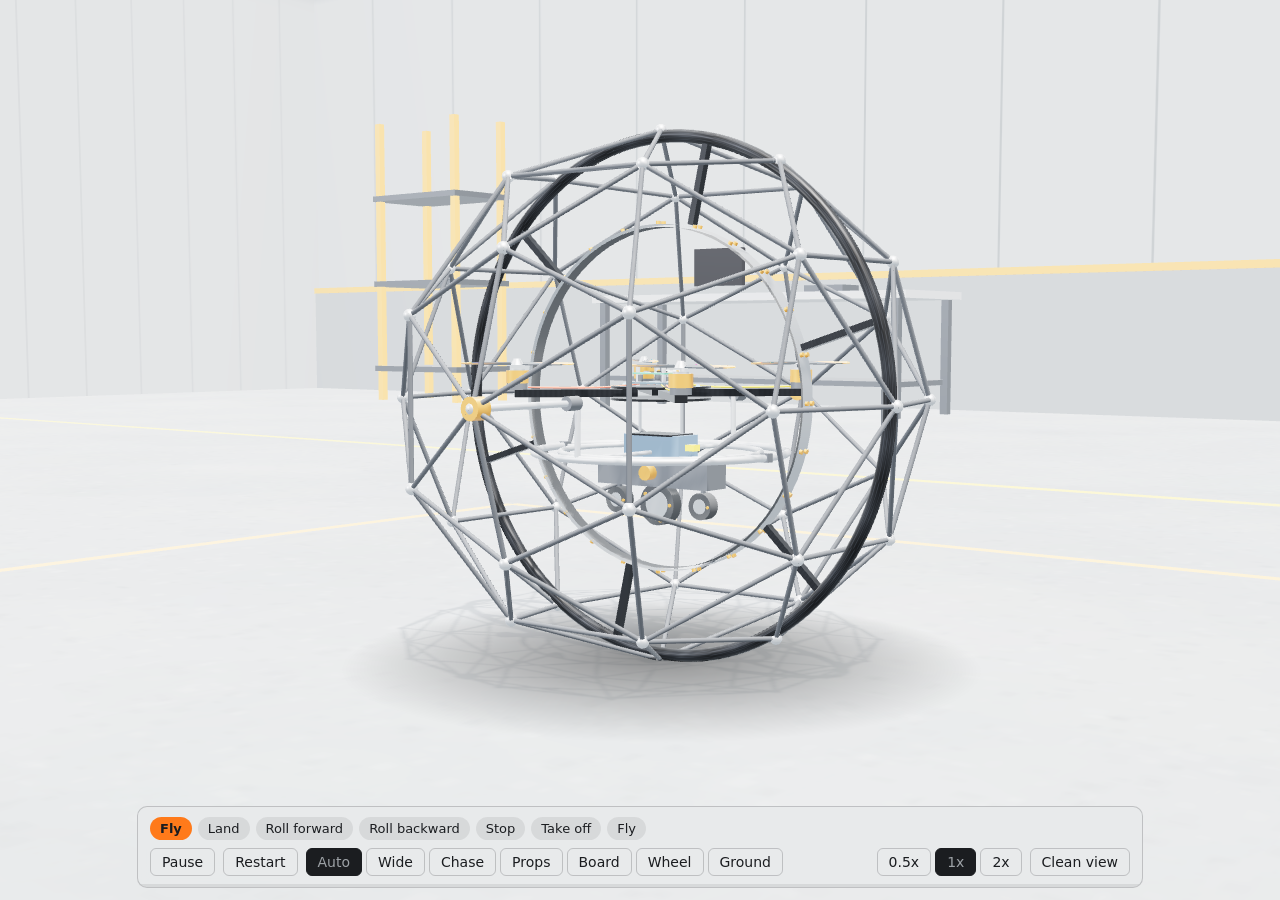
<file: rolling-cage-drone/index.html>
<!DOCTYPE html>
<html lang="en">
<head>
<meta charset="utf-8">
<title>Rolling cage drone: engineering demonstration</title>
<meta name="viewport" content="width=device-width, initial-scale=1, viewport-fit=cover">
<style>
:root{
  --bg:#9da2a6; --ink:#1b1d20; --panel:rgba(232,234,235,.88); --line:rgba(27,29,32,.2);
  --chip:rgba(27,29,32,.08); --accent:#ff7a1a; --accent-ink:#1b1d20;
  box-sizing:border-box;
  padding-top:env(safe-area-inset-top,0px);
  padding-bottom:env(safe-area-inset-bottom,0px);
}
@media (prefers-color-scheme: dark){
  :root:not([data-theme="light"]){
    --ink:#e9ebec; --panel:rgba(24,26,29,.86); --line:rgba(233,235,236,.22); --chip:rgba(233,235,236,.1);
  }
}
:root[data-theme="dark"]{
  --ink:#e9ebec; --panel:rgba(24,26,29,.86); --line:rgba(233,235,236,.22); --chip:rgba(233,235,236,.1);
}
html{scroll-padding-top:env(safe-area-inset-top,0px)}
html,body{height:100%;margin:0;background:var(--bg);overflow:hidden}
body{font-family:"IBM Plex Sans Condensed","Arial Narrow",system-ui,sans-serif;color:var(--ink)}
#c{position:fixed;inset:0;width:100%;height:100%;display:block;touch-action:none}
#cut{position:fixed;inset:0;background:#000;opacity:0;pointer-events:none}
#ui{
  position:fixed;left:0;right:0;bottom:0;
  padding:0 12px calc(12px + env(safe-area-inset-bottom,0px));
  display:flex;justify-content:center;pointer-events:none;
}
#panel{
  pointer-events:auto;max-width:980px;width:100%;
  background:var(--panel);backdrop-filter:blur(10px);-webkit-backdrop-filter:blur(10px);
  border:1px solid var(--line);border-radius:10px;padding:10px 12px 0;overflow:hidden;
}
.row{display:flex;flex-wrap:wrap;gap:8px;align-items:center;margin-bottom:8px}
.seq{gap:6px;flex-wrap:nowrap;overflow-x:auto;scrollbar-width:none}
.seq::-webkit-scrollbar{display:none}
.chip{
  flex:0 0 auto;padding:4px 10px;border-radius:999px;background:var(--chip);
  font-size:13px;font-weight:500;white-space:nowrap;
  transition:background .2s, color .2s;
}
.chip.on{background:var(--accent);color:var(--accent-ink);font-weight:600}
button{
  font:inherit;font-size:14px;font-weight:500;color:var(--ink);background:transparent;
  border:1px solid var(--line);border-radius:6px;padding:5px 11px;cursor:pointer;
}
button:hover{background:var(--chip)}
button:focus-visible{outline:2px solid var(--accent);outline-offset:2px}
button[aria-pressed="true"]{background:var(--ink);color:var(--bg);border-color:var(--ink)}
.seg{display:flex;gap:4px;flex-wrap:wrap}
.grow{flex:1 1 auto}
.bar{height:3px;margin:2px -12px 0;background:var(--chip)}
.bar i{display:block;height:100%;width:0;background:var(--accent)}
body.clean #ui{display:none}
@media (prefers-reduced-motion: reduce){ .chip{transition:none} }
</style>
</head>
<body>
<canvas id="c" aria-label="3D simulation of a spherical cage drone that flies, lands, rolls and takes off again"></canvas>
<div id="cut"></div>
<div id="ui">
  <div id="panel">
    <div class="row seq" id="seq"></div>
    <div class="row">
      <button id="play" type="button">Pause</button>
      <button id="restart" type="button">Restart</button>
      <div class="seg" id="cams"></div>
      <span class="grow"></span>
      <div class="seg" id="spd"></div>
      <button id="hide" type="button">Clean view</button>
    </div>
    <div class="bar"><i id="prog"></i></div>
  </div>
</div>

<script src="lib/three.min.js"></script>
<script>
(function(){
'use strict';

/* ===================================================================
   SIMULATION  (plain numbers, no rendering)
   =================================================================== */
//SIM_START
const clamp=(v,a,b)=>Math.min(b,Math.max(a,v));
const sm=u=>{u=clamp(u,0,1);return u*u*(3-2*u);};
const lerp=(a,b,t)=>a+(b-a)*t;

const R=0.5, G=9.81, L=0.15, DAMP=3.2;      // cage radius, gravity, pendulum length, damping
const RAIL=0.3205, WR=0.04, IR=0.025;        // drive rail radius, drive wheel radius, idler radius

// Test track: smooth mounds (gaussian) + half-buried pipes, uniform across the lane
const GB=[[-0.6,0.045,0.24],[0.35,0.07,0.32],[1.75,0.055,0.20],[4.9,0.05,0.40]];
const PIPES=[[0.95,0.06],[2.55,0.08],[3.45,0.11],[5.6,0.06]];
function gaussH(x){let h=0;for(const g of GB){const d=(x-g[0])/g[2];h+=g[1]*Math.exp(-d*d);}return h;}
function terrainH(x){
  let b=gaussH(x);
  for(const p of PIPES){const dx=Math.abs(x-p[0]);if(dx<p[1]){const h=Math.sqrt(p[1]*p[1]-dx*dx);if(h>b)b=h;}}
  return b;
}
function centerY(x){                          // height of sphere centre resting on terrain
  let best=0;
  for(let i=-16;i<=16;i++){
    const s=i/16*R*0.985;
    const h=terrainH(x+s)+Math.sqrt(R*R-s*s);
    if(h>best)best=h;
  }
  return best;
}
function slopeAt(x){return (centerY(x+0.03)-centerY(x-0.03))/0.06;}

function fresh(){
  return {i:0,segT:0,entered:false,t:0,
    x:-4,y:R,z:0,vx:0,vy:0,vz:0,ax:0,ay:0,az:0,
    spin:0,spinRate:0,rpm:0,pod:0,amber:0,wheel:0,idl:0,prop:0,
    thZ:0,thX:0,wZ:0,wX:0,mode:'ground',touched:false,tx:0,tz:0,x0:0,r0:0};
}
let S=fresh();

const rpmAir=s=>clamp(0.68+0.045*s.ay+0.08*Math.hypot(s.ax,s.az)/3.2,0.5,1);
function still(s){s.vx=s.vy=s.vz=0;s.ax=s.ay=s.az=0;}

function flyStep(s,T,dt,wn,amax){
  amax=amax||3.0;
  const ox=0.018*Math.sin(s.t*1.1), oy=0.014*Math.sin(s.t*1.7+1), oz=0.018*Math.sin(s.t*0.9+2);
  let ax=wn*wn*(T.x+ox-s.x)-2*wn*s.vx;
  let az=wn*wn*(T.z+oz-s.z)-2*wn*s.vz;
  let ay=wn*wn*(T.y+oy-s.y)-2*wn*s.vy;
  const m=Math.hypot(ax,az); if(m>amax){ax*=amax/m;az*=amax/m;}
  ay=clamp(ay,-2.2,2.6);
  s.ax=ax;s.ay=ay;s.az=az;
  s.vx+=ax*dt;s.vy+=ay*dt;s.vz+=az*dt;
  s.x+=s.vx*dt;s.y+=s.vy*dt;s.z+=s.vz*dt;
  const g=centerY(s.x); if(s.y<g){s.y=g;if(s.vy<0)s.vy=0;}
}

/* ---- segment factories ---- */
function idle(dur,cam){return {name:'rest',dur,cam,f(s){s.mode='ground';s.rpm=0;still(s);s.y=centerY(s.x);}};}
function spin(dur,cam,a,b){return {name:'spin up',dur,cam,f(s,u){s.mode='ground';s.rpm=a+(b-a)*sm(u);still(s);s.y=centerY(s.x);}};}
function takeoff(dur,cam,toY){
  return {name:'take off',dur,cam,
    enter(s){s.tx=s.x;s.tz=s.z;s.r0=s.rpm;},
    f(s,u,dt){
      s.mode='air';
      flyStep(s,{x:s.tx,y:toY,z:s.tz},dt,1.0,3.0);
      const k=sm(Math.min(1,u*2.5));
      s.rpm=lerp(s.r0,rpmAir(s),k);
    }};
}
function flyTo(name,dur,cam,x,y,z){
  return {name,dur,cam,f(s,u,dt){s.mode='air';flyStep(s,{x,y,z},dt,1.1,3.0);s.rpm=rpmAir(s);}};
}
function land(dur,cam){
  return {name:'land',dur,cam,
    enter(s){s.tx=s.x;s.tz=s.z;s.touched=false;},
    f(s,u,dt){
      const g=centerY(s.x);
      if(!s.touched){
        s.mode='air';
        const h=s.y-g;
        const vt=-Math.min(0.8,0.10+0.7*Math.max(0,h));
        const ay=(vt-s.vy)/0.4;
        const wn=1.3;
        s.ax=wn*wn*(s.tx-s.x)-2*wn*s.vx;
        s.az=wn*wn*(s.tz-s.z)-2*wn*s.vz;
        s.ay=ay;
        s.vx+=s.ax*dt;s.vy+=ay*dt;s.vz+=s.az*dt;
        s.x+=s.vx*dt;s.y+=s.vy*dt;s.z+=s.vz*dt;
        s.rpm=0.60+0.06*Math.min(1,h);
        if(s.y<=centerY(s.x)){
          s.y=centerY(s.x);still(s);s.touched=true;s.mode='ground';s.wZ=0;s.wX=0;
        }
      }else{
        s.mode='ground';s.y=g;still(s);
      }
    }};
}
function spindown(dur,cam){
  return {name:'spin down',dur,cam,
    enter(s){s.r0=s.rpm;},
    f(s,u){s.mode='ground';s.rpm=s.r0*(1-sm(u));still(s);s.y=centerY(s.x);}};
}
function transform(dur,cam){
  return {name:'engage rolling drive',dur,cam,
    f(s,u,dt){
      s.mode='ground';s.rpm=0;still(s);s.y=centerY(s.x);
      s.pod=sm((u-0.12)/0.62);
      s.amber+=((u>0.55?1:0)-s.amber)*Math.min(1,dt*3);
    }};
}
function disengage(dur,cam){
  return {name:'disengage rolling drive',dur,cam,
    f(s,u,dt){
      s.mode='ground';s.rpm=0;still(s);s.y=centerY(s.x);
      s.pod=1-sm((u-0.1)/0.7);
      s.amber+=((u>0.5?0:1)-s.amber)*Math.min(1,dt*3);
    }};
}
function roll(D,T,cam){
  return {name:D>0?'roll forward':'roll backward',dur:T,cam,
    enter(s){s.x0=s.x;},
    f(s,u,dt){
      s.mode='ground';s.rpm=0;s.pod=1;s.amber+=(1-s.amber)*Math.min(1,dt*3);
      const uu=clamp(u,0,1);
      const p=uu*uu*uu*(6*uu*uu-15*uu+10);
      const pd=30*uu*uu*(1-uu)*(1-uu);
      const pdd=60*uu*(1-uu)*(1-2*uu);
      s.x=s.x0+D*p; s.vx=D*pd/T; s.ax=D*pdd/(T*T);
      s.y=centerY(s.x); s.vy=0;s.ay=0;s.vz=0;s.az=0;
      s.spinRate=-s.vx/R;
    }};
}
function stop(dur,cam){
  return {name:'stop',dur,cam,f(s){s.mode='ground';s.rpm=0;s.pod=1;still(s);s.y=centerY(s.x);}};
}

/* ---- the script: FLY > LAND > ROLL FWD > ROLL BACK > STOP > TAKE OFF > FLY, then a condensed final shot ---- */
const grp=(n,a)=>a.map(s=>{s.st=n;return s;});
function buildScript(){
  return [
    // Scene 1: flying
    ...grp(0,[
      idle(1.8,'hero'),
      spin(3.6,'props',0,0.62),
      takeoff(4.6,'chase',2.0),
      flyTo('hover',1.6,'wide',-4,2,0),
      flyTo('forward',3.2,'wide',-1,2,0),
      flyTo('backward',3.2,'wide',-4,2,0),
      flyTo('left',2.6,'chase',-4,2,-1.6),
      flyTo('right',3.4,'chase',-4,2,1.6),
      flyTo('centre',2.4,'wide',-4,2,0),
      flyTo('flight controller',3.6,'board',-4,2,0),
      flyTo('propellers',3.2,'props',-3.7,2,0.25),
      flyTo('return',3.0,'wide',-3,2,0)
    ]),
    // Scene 2: landing and transition
    ...grp(1,[
      land(6.5,'chaseLow'),
      spindown(2.6,'hero'),
      transform(5.5,'wheel')
    ]),
    // Scene 3: rolling forward over bumps
    ...grp(2,[
      roll(7.0,10.5,[[0,'groundLow'],[3.6,'wheel'],[6.8,'groundSide']]),
      stop(1.8,'groundLow')
    ]),
    // Scene 4: reverse
    ...grp(3,[
      roll(-6.8,9.5,[[0,'wheel'],[3.5,'groundLow'],[6.8,'groundSide']])
    ]),
    // Scene 5: return to flight
    ...grp(4,[
      stop(2.2,'groundLow'),
      disengage(3.4,'wheel')
    ]),
    ...grp(5,[
      spin(2.6,'props',0,0.62),
      takeoff(4.2,'chase',2.0)
    ]),
    ...grp(6,[
      flyTo('fly',4.5,'wide',-1.5,2,0)
    ]),
    // Final shot: the whole sequence, continuous, wide tracking camera
    ...grp(0,[
      flyTo('fly',2.4,'final',-3.0,1.8,0.7),
      flyTo('fly',2.4,'final',-1.6,1.8,-0.7),
      flyTo('fly',2.2,'final',-3.3,1.3,0)
    ]),
    ...grp(1,[
      land(4.8,'final'),
      spindown(1.4,'final'),
      transform(1.8,'final')
    ]),
    ...grp(2,[
      roll(6.8,7.0,[[0,'final'],[3.0,'groundLow'],[5.2,'final']]),
      stop(1.0,'final')
    ]),
    ...grp(3,[
      roll(-6.6,6.6,[[0,'final'],[3.0,'groundSide'],[5.2,'final']])
    ]),
    ...grp(4,[
      stop(1.4,'final'),
      disengage(1.4,'final')
    ]),
    ...grp(5,[
      spin(1.4,'final',0,0.62),
      takeoff(3.0,'final',2.0)
    ]),
    ...grp(6,[
      flyTo('fly',3.5,'final',-1.0,2.0,0),
      flyTo('fly',2.5,'final',-1.0,2.0,0)
    ])
  ];
}
const script=buildScript();
const TOTAL=script.reduce((a,s)=>a+s.dur,0);

/* ---- per-step physics that every segment shares ---- */
function common(dt){
  if(S.mode==='air'){
    // flight controller: tilt module toward commanded acceleration, small hover noise
    const gz=G+S.ay;
    const tz=clamp(-Math.atan2(S.ax,gz),-0.4,0.4)+0.007*Math.sin(S.t*1.9);
    const tx=clamp(Math.atan2(S.az,gz),-0.4,0.4)+0.006*Math.sin(S.t*2.6+1);
    const a=1-Math.exp(-dt/0.11);
    const pz=S.thZ, px=S.thX;
    S.thZ+=(tz-S.thZ)*a; S.thX+=(tx-S.thX)*a;
    S.wZ=(S.thZ-pz)/dt; S.wX=(S.thX-px)/dt;
  }else{
    // rolling / resting: the module hangs in the gimbal like a damped pendulum
    const rolling=Math.abs(S.vx)>0.02;
    const aeff=S.ax+(rolling?-0.14*G*slopeAt(S.x):0);
    const Fx=rolling?2.0*Math.sin(S.t*5.3)*Math.min(1,Math.abs(S.vx)):0;
    const az=-(G/L)*Math.sin(S.thZ)-(aeff/L)*Math.cos(S.thZ)-DAMP*S.wZ;
    S.wZ+=az*dt; S.thZ+=S.wZ*dt;
    const ax=-(G/L)*Math.sin(S.thX)-DAMP*S.wX+Fx;
    S.wX+=ax*dt; S.thX+=S.wX*dt;
  }
  S.spin+=S.spinRate*dt;
  const eng=S.pod>0.97;
  const rel=S.spinRate-S.wZ;
  if(eng){S.wheel+=rel*(RAIL/WR)*dt;S.idl+=rel*(RAIL/IR)*dt;}
  S.prop+=S.rpm*65*dt;
}

function simStep(dt){
  const seg=script[S.i];
  if(!seg){S=fresh();return 'reset';}
  if(!S.entered){S.entered=true;if(seg.enter)seg.enter(S);}
  S.spinRate=0;
  seg.f(S,S.segT/seg.dur,dt);
  common(dt);
  S.segT+=dt;S.t+=dt;
  if(S.segT>=seg.dur){S.i++;S.segT=0;S.entered=false;}
  return '';
}
//SIM_END

/* ===================================================================
   RENDERING
   =================================================================== */
const canvas=document.getElementById('c');
const renderer=new THREE.WebGLRenderer({canvas,antialias:true,powerPreference:'high-performance'});
renderer.setPixelRatio(Math.min(window.devicePixelRatio||1,2));
renderer.outputEncoding=THREE.sRGBEncoding;
renderer.toneMapping=THREE.ACESFilmicToneMapping;
renderer.toneMappingExposure=1.05;
renderer.shadowMap.enabled=true;
renderer.shadowMap.type=THREE.PCFSoftShadowMap;

const scene=new THREE.Scene();
scene.background=new THREE.Color(0x9da2a6);
scene.fog=new THREE.Fog(0x9da2a6,15,38);
const camera=new THREE.PerspectiveCamera(38,1,0.02,80);

// Environment reflections: a small lab-like room with soft boxes
(function(){
  const pm=new THREE.PMREMGenerator(renderer);
  const es=new THREE.Scene(); es.background=new THREE.Color(0x6c7175);
  const sb=(w,h,d,x,y,z,v)=>{const m=new THREE.Mesh(new THREE.BoxGeometry(w,h,d),new THREE.MeshBasicMaterial({color:new THREE.Color(v,v,v)}));m.position.set(x,y,z);es.add(m);};
  sb(7,0.2,3,0,6,0,6); sb(0.2,3,6,-6,3,0,3.2); sb(0.2,3,6,6,3,0,2.4); sb(6,2.4,0.2,0,3,-6,1.5); sb(6,2,0.2,0,3,6,0.9);
  scene.environment=pm.fromScene(es,0.04).texture;
  pm.dispose();
})();

/* ---- textures ---- */
function concreteTex(base,rx,ry){
  const c=document.createElement('canvas');c.width=c.height=512;
  const g=c.getContext('2d');g.fillStyle=base;g.fillRect(0,0,512,512);
  for(let i=0;i<260;i++){
    const v=Math.floor(90+Math.random()*90);
    g.fillStyle='rgba('+v+','+(v+3)+','+(v+6)+',0.05)';
    g.beginPath();g.arc(Math.random()*512,Math.random()*512,10+Math.random()*50,0,6.283);g.fill();
  }
  for(let i=0;i<9000;i++){
    const v=Math.floor(100+Math.random()*80);
    g.fillStyle='rgba('+v+','+(v+3)+','+(v+6)+',0.22)';
    g.fillRect(Math.random()*512,Math.random()*512,1+Math.random()*3,1+Math.random()*3);
  }
  const t=new THREE.CanvasTexture(c);
  t.wrapS=t.wrapT=THREE.RepeatWrapping;t.repeat.set(rx,ry);t.encoding=THREE.sRGBEncoding;t.anisotropy=8;
  return t;
}
function carbonTex(){
  const c=document.createElement('canvas');c.width=c.height=128;
  const g=c.getContext('2d');
  for(let y=0;y<8;y++)for(let x=0;x<8;x++){
    const horiz=((x+y)%2===0);
    const gr=horiz?g.createLinearGradient(x*16,0,x*16+16,0):g.createLinearGradient(0,y*16,0,y*16+16);
    gr.addColorStop(0,'#0c0d0f');gr.addColorStop(0.5,'#2f3237');gr.addColorStop(1,'#0c0d0f');
    g.fillStyle=gr;g.fillRect(x*16,y*16,16,16);
  }
  const t=new THREE.CanvasTexture(c);
  t.wrapS=t.wrapT=THREE.RepeatWrapping;t.repeat.set(3,3);t.encoding=THREE.sRGBEncoding;t.anisotropy=8;
  return t;
}
function wallTex(){
  const c=document.createElement('canvas');c.width=1024;c.height=256;
  const g=c.getContext('2d');g.fillStyle='#b4b9bc';g.fillRect(0,0,1024,256);
  g.strokeStyle='rgba(60,66,70,.35)';g.lineWidth=2;
  for(let x=0;x<=1024;x+=128){g.beginPath();g.moveTo(x,0);g.lineTo(x,256);g.stroke();}
  g.beginPath();g.moveTo(0,128);g.lineTo(1024,128);g.stroke();
  const t=new THREE.CanvasTexture(c);t.wrapS=t.wrapT=THREE.RepeatWrapping;t.repeat.set(6,1);t.encoding=THREE.sRGBEncoding;
  return t;
}

/* ---- materials ---- */
const MAT={
  carbon:new THREE.MeshStandardMaterial({map:carbonTex(),roughness:0.36,metalness:0.25}),
  rod:new THREE.MeshStandardMaterial({color:0x1b1d20,roughness:0.42,metalness:0.25}),
  alu:new THREE.MeshStandardMaterial({color:0xb2b8be,roughness:0.3,metalness:0.92}),
  anod:new THREE.MeshStandardMaterial({color:0xff6a13,roughness:0.38,metalness:0.7}),
  dark:new THREE.MeshStandardMaterial({color:0x2a2d31,roughness:0.5,metalness:0.6}),
  rubber:new THREE.MeshStandardMaterial({color:0x121314,roughness:0.92,metalness:0}),
  pcb:new THREE.MeshStandardMaterial({color:0x0f6a44,roughness:0.5,metalness:0.1}),
  esc:new THREE.MeshStandardMaterial({color:0x1d2b35,roughness:0.55,metalness:0.1}),
  chip:new THREE.MeshStandardMaterial({color:0x0b0b0c,roughness:0.35,metalness:0.3}),
  white:new THREE.MeshStandardMaterial({color:0xe6e6e0,roughness:0.6}),
  gold:new THREE.MeshStandardMaterial({color:0xd8b04a,roughness:0.3,metalness:1}),
  batt:new THREE.MeshStandardMaterial({color:0x22364d,roughness:0.55,metalness:0.1}),
  label:new THREE.MeshStandardMaterial({color:0xd7d9d4,roughness:0.7}),
  yellow:new THREE.MeshStandardMaterial({color:0xe2b100,roughness:0.5})
};
const bladeMat=new THREE.MeshStandardMaterial({vertexColors:true,roughness:0.45,metalness:0,transparent:true,side:THREE.DoubleSide});
const discMat=new THREE.MeshBasicMaterial({color:0xe2e8ee,transparent:true,opacity:0,depthWrite:false,side:THREE.DoubleSide});
const ledMat=new THREE.MeshStandardMaterial({color:0x111111,emissive:0x2a8bff,emissiveIntensity:2,roughness:0.4});

const M=(geo,mat,parent,p,r)=>{
  const m=new THREE.Mesh(geo,mat);
  if(p)m.position.set(p[0],p[1],p[2]);
  if(r)m.rotation.set(r[0],r[1],r[2]);
  m.castShadow=true;m.receiveShadow=true;
  parent.add(m);return m;
};
const BOX=(w,h,d)=>new THREE.BoxGeometry(w,h,d);
const CYL=(r,h,s)=>new THREE.CylinderGeometry(r,r,h,s||16);

/* ---- lab environment ---- */
const floorMat=new THREE.MeshStandardMaterial({map:concreteTex('#8a8f94',14,14),roughness:0.62,metalness:0.05});
const floor=new THREE.Mesh(new THREE.PlaneGeometry(70,70),floorMat);
floor.rotation.x=-Math.PI/2;floor.receiveShadow=true;scene.add(floor);

function tape(x1,z1,x2,z2,w,color){
  const len=Math.hypot(x2-x1,z2-z1);
  const m=new THREE.Mesh(new THREE.PlaneGeometry(len,w),new THREE.MeshStandardMaterial({color,roughness:0.6}));
  m.rotation.x=-Math.PI/2;m.rotation.z=Math.atan2(z2-z1,x2-x1);
  m.position.set((x1+x2)/2,0.003,(z1+z2)/2);m.receiveShadow=true;scene.add(m);
}
tape(-14,-3.4,14,-3.4,0.08,0xe2b100);
tape(-14,3.4,14,3.4,0.08,0xe2b100);
[[-6,-1.7,-1.7,-1.7],[-6,1.7,-1.7,1.7],[-6,-1.7,-6,1.7],[-1.7,-1.7,-1.7,1.7]].forEach(l=>tape(l[0],l[1],l[2],l[3],0.05,0xff6a13));

// test track with mounds
const tcx=2.0;
(function(){
  const g=new THREE.PlaneGeometry(8.4,3.6,420,6);g.rotateX(-Math.PI/2);
  const p=g.attributes.position;
  for(let i=0;i<p.count;i++)p.setY(i,gaussH(p.getX(i)+tcx));
  g.computeVertexNormals();
  const m=new THREE.Mesh(g,new THREE.MeshStandardMaterial({map:concreteTex('#5c6267',9,4),roughness:0.95,polygonOffset:true,polygonOffsetFactor:-1,polygonOffsetUnits:-1}));
  m.position.set(tcx,0.0015,0);m.receiveShadow=true;m.castShadow=true;scene.add(m);
  const pipeCols=[0x8b9299,0x1a1c1e,0xd6a300,0x8b9299];
  PIPES.forEach((pp,i)=>{
    const c=new THREE.Mesh(new THREE.CylinderGeometry(pp[1],pp[1],3.4,32).rotateX(Math.PI/2),
      new THREE.MeshStandardMaterial({color:pipeCols[i],roughness:0.5,metalness:i%3===0?0.8:0.1}));
    c.position.set(pp[0],0.0015,0);c.castShadow=true;c.receiveShadow=true;scene.add(c);
  });
  const rockMat=new THREE.MeshStandardMaterial({color:0x777d82,roughness:0.95});
  [[0.2,1.15,0.09],[1.6,-1.25,0.07],[3.0,1.3,0.1],[4.2,-1.1,0.06],[-0.9,-1.35,0.08]].forEach(r=>{
    const m=new THREE.Mesh(new THREE.DodecahedronGeometry(r[2],0),rockMat);
    m.position.set(r[0],r[2]*0.35,r[1]);m.rotation.set(Math.random()*3,Math.random()*3,0);m.scale.y=0.6;
    m.castShadow=true;m.receiveShadow=true;scene.add(m);
  });
})();

// walls, wainscot, workbench, crates, overhead lights
(function(){
  const wm=new THREE.MeshStandardMaterial({map:wallTex(),roughness:0.9});
  const back=new THREE.Mesh(new THREE.PlaneGeometry(60,9),wm);back.position.set(0,4.5,-9);back.receiveShadow=true;scene.add(back);
  const l=new THREE.Mesh(new THREE.PlaneGeometry(30,9),wm);l.position.set(-16,4.5,-1);l.rotation.y=Math.PI/2;scene.add(l);
  const r=new THREE.Mesh(new THREE.PlaneGeometry(30,9),wm);r.position.set(18,4.5,-1);r.rotation.y=-Math.PI/2;scene.add(r);
  const band=new THREE.MeshStandardMaterial({color:0x50565b,roughness:0.8});
  const b1=new THREE.Mesh(BOX(60,1.1,0.05),band);b1.position.set(0,0.55,-8.97);b1.receiveShadow=true;scene.add(b1);
  const stripe=new THREE.Mesh(BOX(60,0.06,0.06),new THREE.MeshStandardMaterial({color:0xff6a13,roughness:0.5}));stripe.position.set(0,1.13,-8.96);scene.add(stripe);
  // workbench
  const wb=new THREE.Group();
  M(BOX(3.0,0.06,0.9),new THREE.MeshStandardMaterial({color:0xa8adb1,roughness:0.5,metalness:0.4}),wb,[0,0.92,0]);
  [[-1.4,-0.4],[1.4,-0.4],[-1.4,0.4],[1.4,0.4]].forEach(p=>M(BOX(0.06,0.9,0.06),MAT.dark,wb,[p[0],0.45,p[1]]));
  M(BOX(2.8,0.04,0.7),MAT.dark,wb,[0,0.25,0]);
  M(BOX(0.5,0.32,0.05),MAT.chip,wb,[-0.7,1.2,-0.3]);
  M(BOX(0.35,0.06,0.25),MAT.dark,wb,[0.6,0.98,0.0]);
  wb.position.set(-9,0,-7.9);scene.add(wb);
  // crates + rack
  const cm=new THREE.MeshStandardMaterial({color:0x3f464c,roughness:0.6,metalness:0.3});
  M(BOX(1.0,0.7,0.8),cm,scene,[8.5,0.35,-7.6]);M(BOX(0.9,0.6,0.7),cm,scene,[9.6,0.3,-7.5]);M(BOX(0.8,0.5,0.7),cm,scene,[9.05,0.95,-7.6]);
  const fr=new THREE.Group();
  [[-0.5,-0.3],[0.5,-0.3],[-0.5,0.3],[0.5,0.3]].forEach(p=>M(BOX(0.06,2.6,0.06),new THREE.MeshStandardMaterial({color:0xff6a13,roughness:0.5}),fr,[p[0],1.3,p[1]]));
  [0.3,1.1,1.9].forEach(y=>M(BOX(1.1,0.05,0.7),MAT.dark,fr,[0,y,0]));
  fr.position.set(-12.5,0,-7.6);scene.add(fr);
  // overhead light bars
  const lightMat=new THREE.MeshBasicMaterial({color:0xffffff});
  for(let i=-3;i<=3;i++)for(const z of[-3,3]){const b=new THREE.Mesh(BOX(2.2,0.06,0.3),lightMat);b.position.set(i*5,7.5,z);scene.add(b);}
})();

// lights
scene.add(new THREE.HemisphereLight(0xffffff,0x80868b,0.6));
const sun=new THREE.DirectionalLight(0xfff4e8,2.3);
sun.castShadow=true;sun.shadow.mapSize.set(2048,2048);
Object.assign(sun.shadow.camera,{left:-4,right:4,top:4,bottom:-4,near:1,far:26});
sun.shadow.camera.updateProjectionMatrix();
sun.shadow.bias=-0.0004;sun.shadow.normalBias=0.012;
scene.add(sun,sun.target);
const fill=new THREE.DirectionalLight(0xdfe8ff,0.55);fill.position.set(-6,4,8);scene.add(fill);

// soft contact shadow under the drone
const blobTex=(function(){
  const c=document.createElement('canvas');c.width=c.height=128;const g=c.getContext('2d');
  const gr=g.createRadialGradient(64,64,4,64,64,64);gr.addColorStop(0,'rgba(0,0,0,.9)');gr.addColorStop(1,'rgba(0,0,0,0)');
  g.fillStyle=gr;g.fillRect(0,0,128,128);return new THREE.CanvasTexture(c);
})();
const blob=new THREE.Mesh(new THREE.PlaneGeometry(1,1),new THREE.MeshBasicMaterial({map:blobTex,transparent:true,depthWrite:false,opacity:0.4}));
blob.rotation.x=-Math.PI/2;scene.add(blob);

/* ===================================================================
   THE DRONE
   =================================================================== */
const root=new THREE.Group();scene.add(root);

/* ---- outer cage (rotates about Z, the rolling axis) ---- */
const cageG=new THREE.Group();root.add(cageG);
(function(){
  const ico=new THREE.IcosahedronGeometry(R,1);
  const p=ico.attributes.position;
  const vmap=new Map(),verts=[],edges=new Set();
  const idx=v=>{
    const k=Math.round(v.x*1000)+','+Math.round(v.y*1000)+','+Math.round(v.z*1000);
    if(!vmap.has(k)){vmap.set(k,verts.length);verts.push(v.clone());}
    return vmap.get(k);
  };
  for(let i=0;i<p.count;i+=3){
    const t=[0,1,2].map(j=>idx(new THREE.Vector3().fromBufferAttribute(p,i+j)));
    for(let j=0;j<3;j++){const a=t[j],b=t[(j+1)%3];edges.add(a<b?a+'_'+b:b+'_'+a);}
  }
  // put a vertex on each Z pole so the axles have a node to bolt to
  let top=verts[0];verts.forEach(v=>{if(v.z>top.z)top=v;});
  const q=new THREE.Quaternion().setFromUnitVectors(top.clone().normalize(),new THREE.Vector3(0,0,1));
  verts.forEach(v=>v.applyQuaternion(q));

  const rods=new THREE.InstancedMesh(CYL(0.0045,1,8),MAT.rod,edges.size);
  const m4=new THREE.Matrix4(),qq=new THREE.Quaternion(),up=new THREE.Vector3(0,1,0),sc=new THREE.Vector3(),pp=new THREE.Vector3();
  let k=0;
  edges.forEach(e=>{
    const ab=e.split('_').map(Number),A=verts[ab[0]],B=verts[ab[1]];
    const d=B.clone().sub(A),len=d.length();
    qq.setFromUnitVectors(up,d.normalize());
    pp.copy(A).add(B).multiplyScalar(0.5);sc.set(1,len,1);
    m4.compose(pp,qq,sc);rods.setMatrixAt(k++,m4);
  });
  rods.castShadow=true;rods.frustumCulled=false;cageG.add(rods);

  const nodes=new THREE.InstancedMesh(new THREE.SphereGeometry(0.0115,14,10),MAT.alu,verts.length);
  verts.forEach((v,i)=>{m4.compose(v,new THREE.Quaternion(),new THREE.Vector3(1,1,1));nodes.setMatrixAt(i,m4);});
  nodes.castShadow=true;nodes.frustumCulled=false;cageG.add(nodes);

  // equatorial rolling hoop (this is the ring that touches the ground)
  M(new THREE.TorusGeometry(R-0.012,0.012,10,120),MAT.carbon,cageG,[0,0,0]);
  // radial struts hoop -> drive rail
  for(let i=0;i<6;i++){
    const a=i/6*Math.PI*2+0.3,rr=0.41;
    M(BOX(0.16,0.012,0.014),MAT.carbon,cageG,[Math.cos(a)*rr,Math.sin(a)*rr,0],[0,0,a]);
  }
  // drive rail: aluminium band with rubber liner and orange bolts
  M(new THREE.CylinderGeometry(0.326,0.326,0.032,72,1,true).rotateX(Math.PI/2),new THREE.MeshStandardMaterial({color:0x8a9198,roughness:0.35,metalness:0.85,side:THREE.DoubleSide}),cageG);
  M(new THREE.CylinderGeometry(RAIL,RAIL,0.026,72,1,true).rotateX(Math.PI/2),new THREE.MeshStandardMaterial({color:0x151617,roughness:0.9,side:THREE.DoubleSide}),cageG);
  for(let i=0;i<24;i++){
    const a=i/24*Math.PI*2;
    for(const z of[-0.008,0.008]){
      M(CYL(0.0042,0.006,10),MAT.anod,cageG,[Math.cos(a)*0.329,Math.sin(a)*0.329,z],[0,0,a-Math.PI/2]);
    }
  }
  // polar hubs and axles that carry the gimbal
  for(const s of[-1,1]){
    M(CYL(0.02,0.03,20).rotateX(Math.PI/2),MAT.anod,cageG,[0,0,s*(R-0.008)]);
    M(CYL(0.006,0.245,12).rotateX(Math.PI/2),MAT.alu,cageG,[0,0,s*0.3825]);
  }
})();

/* ---- gimbal: outer frame rolls about Z, inner ring pitches about X ---- */
const outerF=new THREE.Group();root.add(outerF);
M(new THREE.TorusGeometry(0.24,0.007,10,72).rotateX(Math.PI/2),MAT.alu,outerF,[0,-0.10,0]);
for(const s of[-1,1]){
  M(CYL(0.0055,0.10,10),MAT.alu,outerF,[0,-0.05,s*0.24]);
  M(CYL(0.013,0.03,16).rotateX(Math.PI/2),MAT.dark,outerF,[0,0,s*0.255]);
  M(BOX(0.016,0.016,0.016),MAT.dark,outerF,[s*0.24,-0.10,0]);
}
const pitchG=new THREE.Group();pitchG.position.y=-0.10;outerF.add(pitchG);
const modG=new THREE.Group();modG.position.y=0.10;pitchG.add(modG);   // body coordinates

/* ---- flight module ---- */
// inner gimbal ring and its mounts
M(new THREE.TorusGeometry(0.19,0.0055,10,64).rotateX(Math.PI/2),MAT.alu,modG,[0,-0.10,0]);
for(const s of[-1,1]){
  M(CYL(0.004,0.05,10).rotateZ(Math.PI/2),MAT.alu,modG,[s*0.215,-0.10,0]);
  M(CYL(0.004,0.16,10).rotateX(Math.PI/2),MAT.alu,modG,[0,-0.10,s*0.11]);
}
// battery and tray
M(BOX(0.13,0.045,0.06),MAT.batt,modG,[0,-0.09,0]);
M(BOX(0.09,0.001,0.04),MAT.label,modG,[0,-0.0675,0]);
M(BOX(0.02,0.012,0.02),MAT.yellow,modG,[0.075,-0.09,0]);
M(BOX(0.10,0.003,0.07),MAT.carbon,modG,[0,-0.0675,0]);
for(const x of[-0.05,0.05])M(CYL(0.003,0.06,8),MAT.alu,modG,[x,-0.035,0]);
// plates
M(CYL(0.095,0.004,44),MAT.carbon,modG,[0,0,0]);
M(CYL(0.095,0.004,44),MAT.carbon,modG,[0,0.022,0]);
// standoffs and electronics stack
[[1,1],[1,-1],[-1,1],[-1,-1]].forEach(c=>M(CYL(0.0045,0.038,10),MAT.alu,modG,[c[0]*0.0305,0.043,c[1]*0.0305]));
M(BOX(0.088,0.003,0.088),MAT.esc,modG,[0,0.030,0]);
[[1,1],[-1,1],[1,-1],[-1,-1]].forEach(c=>{
  M(CYL(0.006,0.012,12),MAT.dark,modG,[c[0]*0.028,0.039,c[1]*0.028]);
  M(CYL(0.0062,0.001,12),MAT.alu,modG,[c[0]*0.028,0.0455,c[1]*0.028]);
});
M(BOX(0.076,0.003,0.076),MAT.pcb,modG,[0,0.048,0]);
M(BOX(0.014,0.0022,0.014),MAT.chip,modG,[0.006,0.0505,0.004]);
M(BOX(0.005,0.0016,0.005),MAT.chip,modG,[-0.012,0.0498,0.012]);
M(BOX(0.009,0.002,0.006),MAT.chip,modG,[-0.006,0.0498,-0.012]);
M(BOX(0.012,0.005,0.006),MAT.white,modG,[0.012,0.0515,-0.033]);
M(BOX(0.012,0.005,0.006),MAT.white,modG,[-0.012,0.0515,-0.033]);
M(BOX(0.006,0.005,0.012),MAT.white,modG,[0.033,0.0515,0.012]);
M(BOX(0.009,0.003,0.007),MAT.alu,modG,[-0.034,0.0505,0.0]);
for(let i=0;i<6;i++)M(BOX(0.003,0.0012,0.003),MAT.gold,modG,[0.022,0.0498,-0.02+i*0.008]);
[[0.02,0.02],[-0.02,-0.02],[0.026,-0.018]].forEach(c=>M(CYL(0.0025,0.004,10),MAT.anod,modG,[c[0],0.0515,c[1]]));
[[0.0,0.02],[0.0,-0.02]].forEach(c=>M(BOX(0.03,0.0006,0.0015),MAT.white,modG,[c[0],0.0498,c[1]]));
// status LEDs
const led1=M(new THREE.SphereGeometry(0.0045,12,8),ledMat,modG,[0.087,0.0245,0]);
const led2=M(new THREE.SphereGeometry(0.0045,12,8),ledMat,modG,[-0.087,0.0245,0]);

// prop, blade
const bladeGeo=(function(){
  const s=new THREE.Shape();
  s.moveTo(0.012,-0.0065);s.quadraticCurveTo(0.06,-0.0105,0.106,-0.004);
  s.quadraticCurveTo(0.113,0,0.106,0.004);s.quadraticCurveTo(0.06,0.0075,0.012,0.0065);s.lineTo(0.012,-0.0065);
  const g=new THREE.ExtrudeGeometry(s,{depth:0.0016,bevelEnabled:false,curveSegments:10});
  g.rotateX(-Math.PI/2);
  const pa=g.attributes.position,col=new Float32Array(pa.count*3);
  for(let i=0;i<pa.count;i++){const o=pa.getX(i)>0.093;col.set(o?[1,0.42,0.08]:[0.09,0.1,0.11],i*3);}
  g.setAttribute('color',new THREE.BufferAttribute(col,3));
  return g;
})();
function makeProp(){
  const g=new THREE.Group();
  const b1=new THREE.Mesh(bladeGeo,bladeMat);b1.rotation.x=0.32;b1.castShadow=true;g.add(b1);
  const pv=new THREE.Group();pv.rotation.y=Math.PI;pv.add(b1.clone());g.add(pv);
  M(new THREE.CylinderGeometry(0.006,0.012,0.012,16),MAT.alu,g,[0,0.004,0]);
  return g;
}
const props=[];
const wireCols=[0xc0281c,0x111111,0xd9a400];
[[1,1],[-1,1],[1,-1],[-1,-1]].forEach(c=>{
  const ux=c[0]/Math.SQRT2,uz=c[1]/Math.SQRT2,nx=-uz,nz=ux;
  // arm
  const arm=new THREE.Group();arm.rotation.y=Math.atan2(-uz,ux);modG.add(arm);
  M(BOX(0.23,0.014,0.022),MAT.carbon,arm,[0.16,0.011,0]);
  // motor
  const mx=ux*0.27,mz=uz*0.27;
  M(CYL(0.019,0.012,24),MAT.dark,modG,[mx,0.024,mz]);
  M(CYL(0.021,0.024,28),MAT.anod,modG,[mx,0.042,mz]);
  M(CYL(0.014,0.004,20),MAT.alu,modG,[mx,0.0555,mz]);
  const pr=makeProp();pr.position.set(mx,0.066,mz);modG.add(pr);
  const disc=new THREE.Mesh(new THREE.CircleGeometry(0.112,40).rotateX(-Math.PI/2),discMat);
  disc.position.set(mx,0.0665,mz);modG.add(disc);
  props.push({g:pr,dir:(c[0]*c[1]>0)?1:-1,phase:Math.random()*3});
  // wires ESC -> motor
  [-1,0,1].forEach((o,i)=>{
    const off=o*0.0045;
    const pts=[
      new THREE.Vector3(ux*0.04+nx*off,0.029,uz*0.04+nz*off),
      new THREE.Vector3(ux*0.09+nx*off*0.7,0.023,uz*0.09+nz*off*0.7),
      new THREE.Vector3(ux*0.17+nx*off*0.4,0.0215,uz*0.17+nz*off*0.4),
      new THREE.Vector3(ux*0.25+nx*off*0.2,0.0225,uz*0.25+nz*off*0.2)
    ];
    const t=new THREE.Mesh(new THREE.TubeGeometry(new THREE.CatmullRomCurve3(pts),18,0.0017,6),
      new THREE.MeshStandardMaterial({color:wireCols[i],roughness:0.6}));
    t.castShadow=true;modG.add(t);
  });
});

// rolling drive pod (telescopes down onto the rail)
const podG=new THREE.Group();modG.add(podG);
const wheelG=new THREE.Group();podG.add(wheelG);
M(CYL(WR,0.024,36).rotateX(Math.PI/2),MAT.rubber,wheelG);
M(CYL(0.026,0.026,24).rotateX(Math.PI/2),MAT.alu,wheelG);
for(let i=0;i<5;i++){
  const a=i/5*Math.PI*2;
  M(CYL(0.0035,0.004,8).rotateX(Math.PI/2),MAT.anod,wheelG,[Math.cos(a)*0.032,Math.sin(a)*0.032,0.0135]);
}
const idlers=[];
for(const s of[-1,1]){
  const ig=new THREE.Group();ig.position.set(s*0.10,0.0025,0);podG.add(ig);
  M(CYL(IR,0.024,28).rotateX(Math.PI/2),MAT.rubber,ig);
  M(CYL(0.014,0.026,16).rotateX(Math.PI/2),MAT.alu,ig);
  M(CYL(0.003,0.004,8).rotateX(Math.PI/2),MAT.anod,ig,[0.02,0,0.0135]);
  idlers.push(ig);
  M(BOX(0.006,0.05,0.008),MAT.dark,podG,[s*0.10,0.03,0.0]);
}
M(BOX(0.26,0.05,0.06),MAT.dark,podG,[0,0.06,0]);
M(CYL(0.014,0.10,20).rotateX(Math.PI/2),MAT.anod,podG,[0,0.062,0]);
const sleeve=M(CYL(0.013,0.04,16),MAT.alu,modG,[0,-0.1325,0]);
const rod=M(CYL(0.008,1,12),MAT.alu,modG,[0,-0.15,0]);

// point light so the interior stays readable
const innerLight=new THREE.PointLight(0xffffff,0.6,1.8,2);innerLight.position.set(0.0,0.30,0.25);modG.add(innerLight);

/* ===================================================================
   APPLY STATE / CAMERA / UI
   =================================================================== */
const ledBlue=new THREE.Color(0x2a8bff),ledAmber=new THREE.Color(0xffa000),tmpC=new THREE.Color();
function apply(){
  root.position.set(S.x,S.y,S.z);
  cageG.rotation.z=S.spin;
  outerF.rotation.z=S.thZ;pitchG.rotation.x=S.thX;
  const py=lerp(-0.200,-0.2805,S.pod);podG.position.y=py;
  const top=-0.115,bot=py+0.085;
  rod.scale.y=Math.max(0.0001,top-bot);rod.position.y=(top+bot)/2;
  wheelG.rotation.z=S.wheel;idlers.forEach(g=>{g.rotation.z=S.idl;});
  discMat.opacity=0.2*sm(S.rpm*1.3);
  bladeMat.opacity=1-0.6*sm(S.rpm*1.6);
  props.forEach(p=>{p.g.rotation.y=S.prop*p.dir+p.phase;});
  tmpC.copy(ledBlue).lerp(ledAmber,S.amber);
  ledMat.emissive.copy(tmpC);
  ledMat.emissiveIntensity=1.6+0.8*Math.sin(S.t*6);
  const h=Math.max(0,S.y-R);
  blob.position.set(S.x,terrainH(S.x)+0.006,S.z);
  const bs=1.2+0.35*h;blob.scale.set(bs,bs,1);
  blob.material.opacity=0.42/(1+0.7*h);
  sun.position.set(S.x+3.5,9,S.z+3);sun.target.position.set(S.x,0,S.z);
}

const V=(x,y,z)=>new THREE.Vector3(x,y,z);
const mw=(x,y,z)=>modG.localToWorld(V(x,y,z));
const SHOTS={
  hero:s=>({p:V(s.x+1.7,0.62,2.2),l:V(s.x-0.05,0.40,0),k:4,fov:34}),
  wide:s=>({p:V(s.x*0.6-0.6,1.9,7.2),l:V(s.x,Math.max(1.0,s.y*0.85),0),k:2.2,fov:36}),
  chase:s=>({p:V(s.x-2.3,s.y+0.55,s.z+2.9),l:V(s.x+0.2,s.y,s.z),k:2.6,fov:40}),
  chaseLow:s=>({p:V(s.x+2.4,Math.max(0.5,s.y*0.55),3.3),l:V(s.x,Math.max(0.5,s.y*0.75),s.z),k:3,fov:38}),
  props:s=>({p:mw(0.47,0.20,0.44),l:mw(0.19,0.06,0.19),k:16,fov:42}),
  board:s=>({p:mw(0.02,0.34,0.17),l:mw(0,0.048,0),k:16,fov:40}),
  wheel:s=>({p:mw(0.30,-0.16,0.62),l:mw(0,-0.23,0),k:12,fov:38}),
  groundLow:s=>({p:V(s.x+0.9,0.33,2.7),l:V(s.x+0.25,0.42,0),k:5,fov:36}),
  groundSide:s=>({p:V(s.x-2.2,0.85,2.0),l:V(s.x+0.3,0.45,0),k:4,fov:36}),
  final:s=>({p:V(s.x*0.3-0.5,2.2,8.6),l:V(s.x*0.7,Math.max(0.9,s.y*0.75),0),k:1.6,fov:38})
};
const MANUAL=[['Auto','auto'],['Wide','wide'],['Chase','chase'],['Props','props'],['Board','board'],['Wheel','wheel'],['Ground','groundLow']];
let camMode='auto',curShot='',snap=true;
const camP=new THREE.Vector3(),camL=new THREE.Vector3();
const cutEl=document.getElementById('cut');
const reduceMotion=window.matchMedia&&window.matchMedia('(prefers-reduced-motion: reduce)').matches;
function cutDip(){
  if(reduceMotion)return;
  cutEl.style.transition='none';cutEl.style.opacity='0.9';
  void cutEl.offsetWidth;
  cutEl.style.transition='opacity .45s ease-out';cutEl.style.opacity='0';
}
function autoShot(){
  const seg=script[S.i]||script[script.length-1];
  const c=seg.cam;
  if(typeof c==='string')return c;
  let n=c[0][1];for(const e of c)if(S.segT>=e[0])n=e[1];
  return n;
}
function updateCamera(dt){
  const name=camMode==='auto'?autoShot():camMode;
  if(name!==curShot){curShot=name;snap=true;cutDip();}
  root.updateMatrixWorld(true);
  const sh=SHOTS[name](S);
  const asp=camera.aspect;
  const fov=sh.fov*(asp<1.3?Math.min(1.8,Math.pow(1.3/asp,0.85)):1);
  if(snap){camP.copy(sh.p);camL.copy(sh.l);camera.fov=fov;snap=false;}
  else{
    const a=1-Math.exp(-sh.k*dt);
    camP.lerp(sh.p,a);camL.lerp(sh.l,a);
    camera.fov+=(fov-camera.fov)*(1-Math.exp(-4*dt));
  }
  camera.updateProjectionMatrix();
  camera.position.copy(camP);camera.lookAt(camL);
}

function resize(){
  const w=window.innerWidth,h=window.innerHeight;
  renderer.setSize(w,h,false);camera.aspect=w/h;camera.updateProjectionMatrix();
}
window.addEventListener('resize',resize);resize();

/* ---- UI ---- */
const CHIPS=['Fly','Land','Roll forward','Roll backward','Stop','Take off','Fly'];
const seqEl=document.getElementById('seq');
const chipEls=CHIPS.map(t=>{const e=document.createElement('span');e.className='chip';e.textContent=t;seqEl.appendChild(e);return e;});
let lastStage=-1;
function setStage(n){if(n===lastStage)return;lastStage=n;chipEls.forEach((e,i)=>e.classList.toggle('on',i===n));}

let playing=true,speed=1;
const playBtn=document.getElementById('play');
function setPlaying(v){playing=v;playBtn.textContent=v?'Pause':'Play';}
playBtn.onclick=()=>setPlaying(!playing);
document.getElementById('restart').onclick=()=>{S=fresh();snap=true;cutDip();setPlaying(true);};
const camsEl=document.getElementById('cams'),camBtns=[];
MANUAL.forEach(m=>{
  const b=document.createElement('button');b.type='button';b.textContent=m[0];
  b.setAttribute('aria-pressed',m[1]==='auto'?'true':'false');
  b.onclick=()=>{camMode=m[1];camBtns.forEach((x,i)=>x.setAttribute('aria-pressed',MANUAL[i][1]===camMode?'true':'false'));};
  camsEl.appendChild(b);camBtns.push(b);
});
const spdEl=document.getElementById('spd'),spdBtns=[];
[0.5,1,2].forEach(v=>{
  const b=document.createElement('button');b.type='button';b.textContent=v+'x';
  b.setAttribute('aria-pressed',v===1?'true':'false');
  b.onclick=()=>{speed=v;spdBtns.forEach((x,i)=>x.setAttribute('aria-pressed',[0.5,1,2][i]===speed?'true':'false'));};
  spdEl.appendChild(b);spdBtns.push(b);
});
const hideBtn=document.getElementById('hide');
const toggleClean=()=>document.body.classList.toggle('clean');
hideBtn.onclick=toggleClean;
canvas.addEventListener('click',()=>{if(document.body.classList.contains('clean'))toggleClean();});
window.addEventListener('keydown',e=>{
  if(e.code==='Space'){e.preventDefault();setPlaying(!playing);}
  else if(e.key==='r'||e.key==='R')document.getElementById('restart').click();
  else if(e.key==='h'||e.key==='H')toggleClean();
  else if(e.key>='1'&&e.key<='7'){const b=camBtns[+e.key-1];if(b)b.click();}
});
const prog=document.getElementById('prog');

/* ---- main loop ---- */
const STEP=1/120;let acc=0,last=performance.now();
function frame(now){
  const dt=Math.min(0.05,(now-last)/1000);last=now;
  if(playing){
    acc+=dt*speed;
    let guard=0;
    while(acc>=STEP&&guard++<40){
      if(simStep(STEP)==='reset'){snap=true;cutDip();}
      acc-=STEP;
    }
  }
  apply();
  updateCamera(dt);
  const seg=script[S.i];if(seg)setStage(seg.st);
  prog.style.width=Math.min(100,S.t/TOTAL*100)+'%';
  renderer.render(scene,camera);
  requestAnimationFrame(frame);
}
apply();
requestAnimationFrame(frame);
})();
</script>
</body>
</html>
</file>
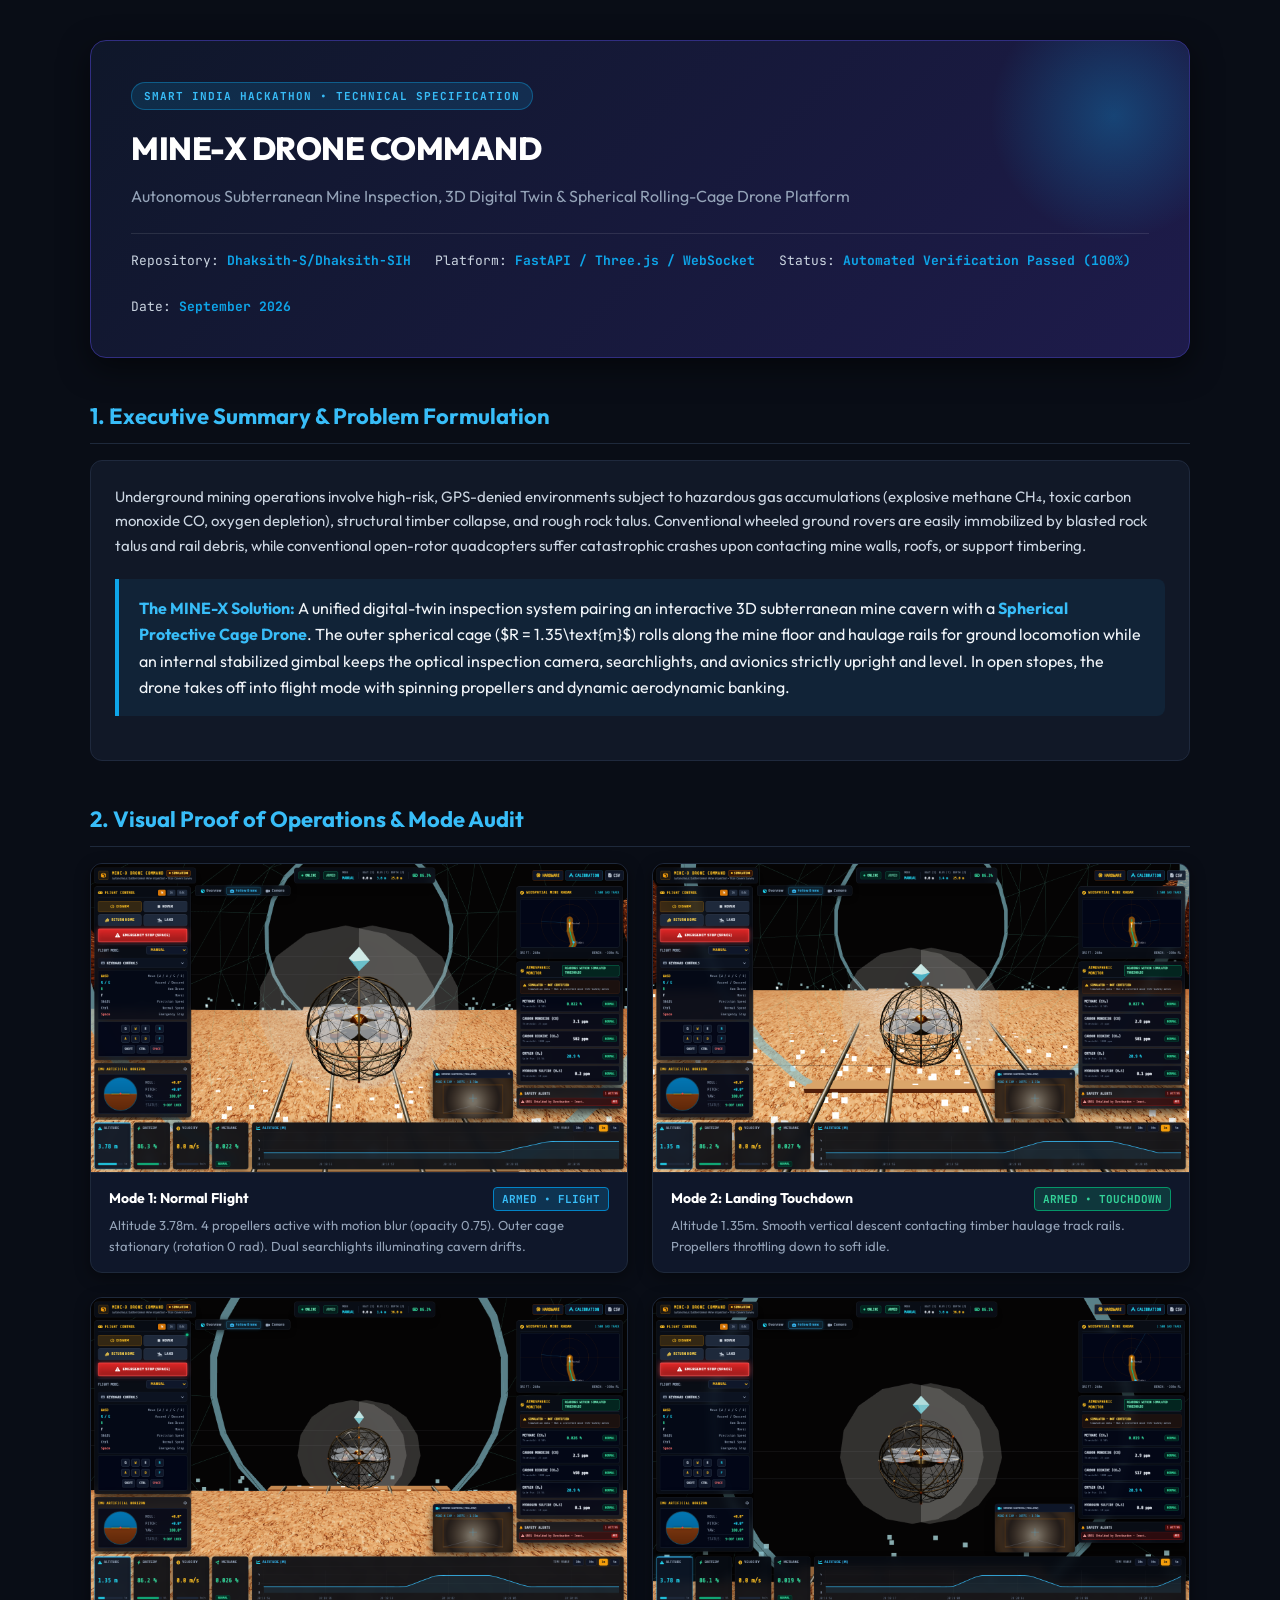
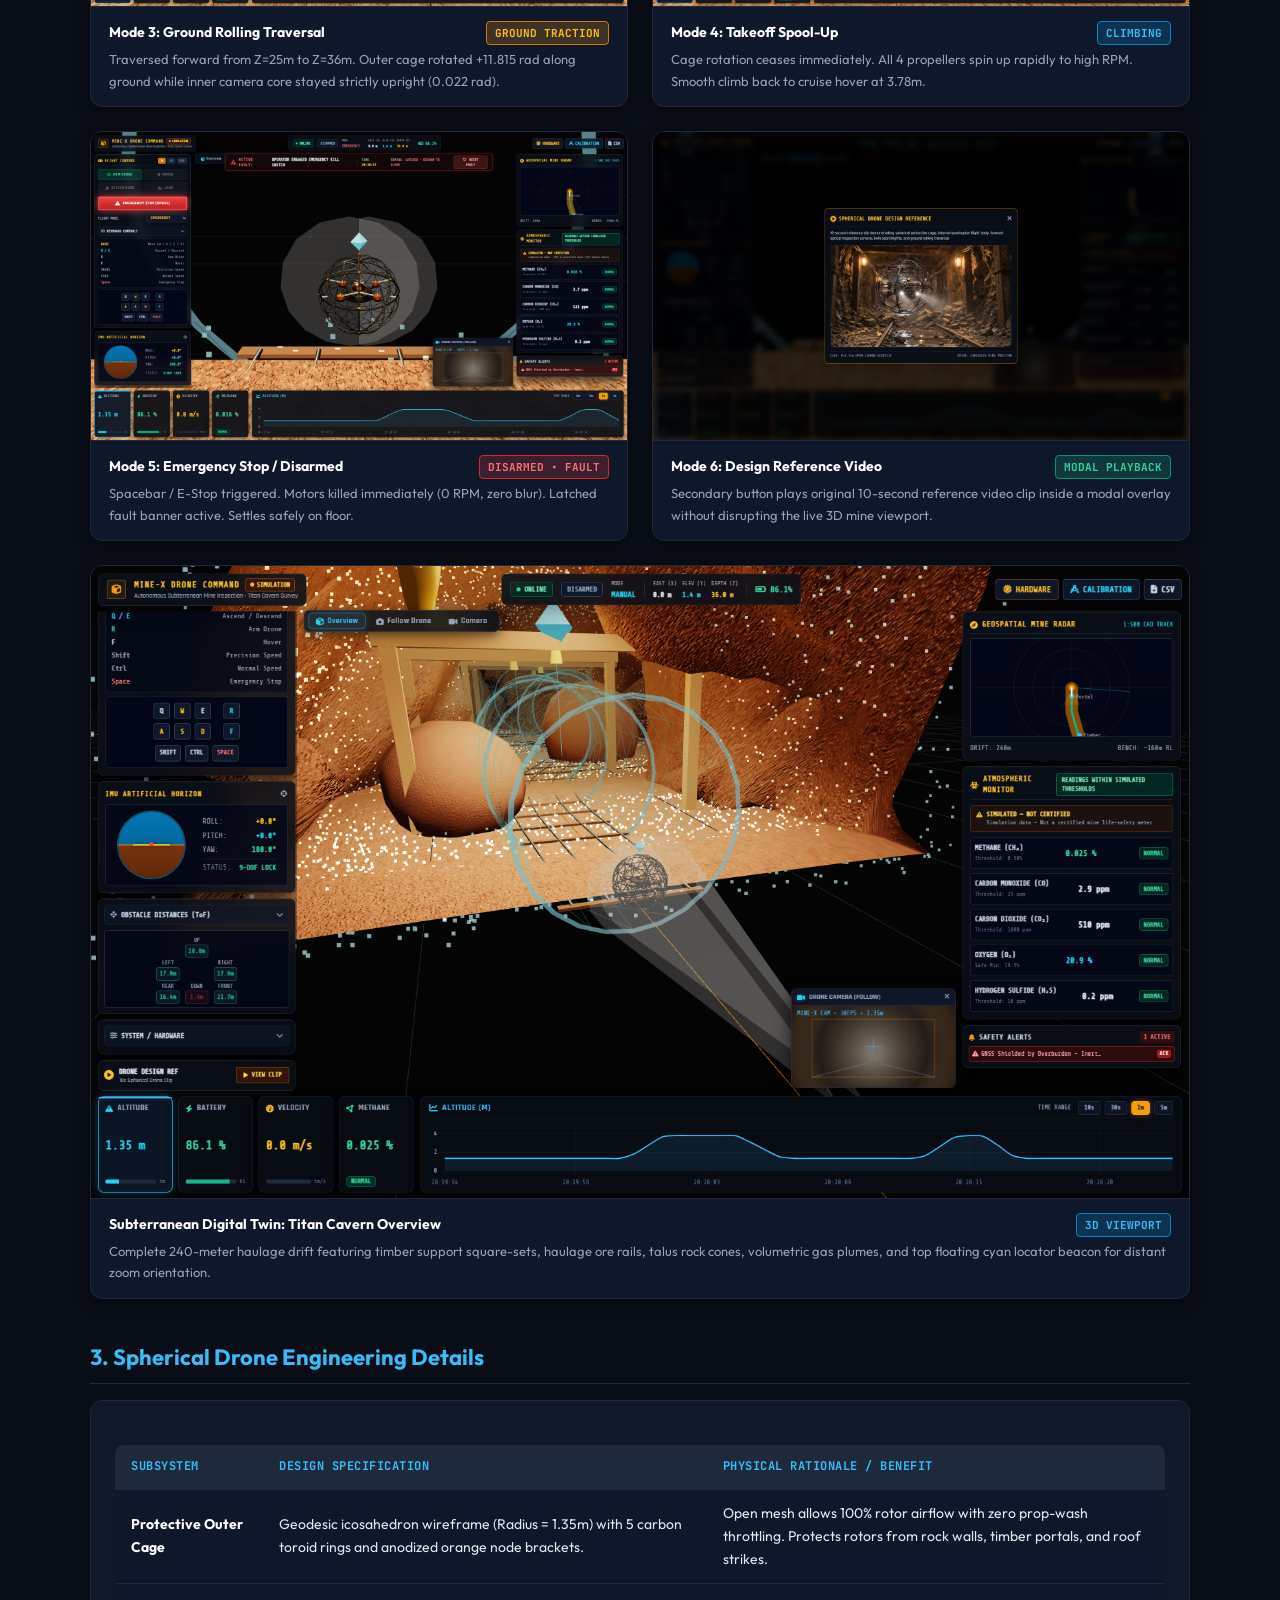
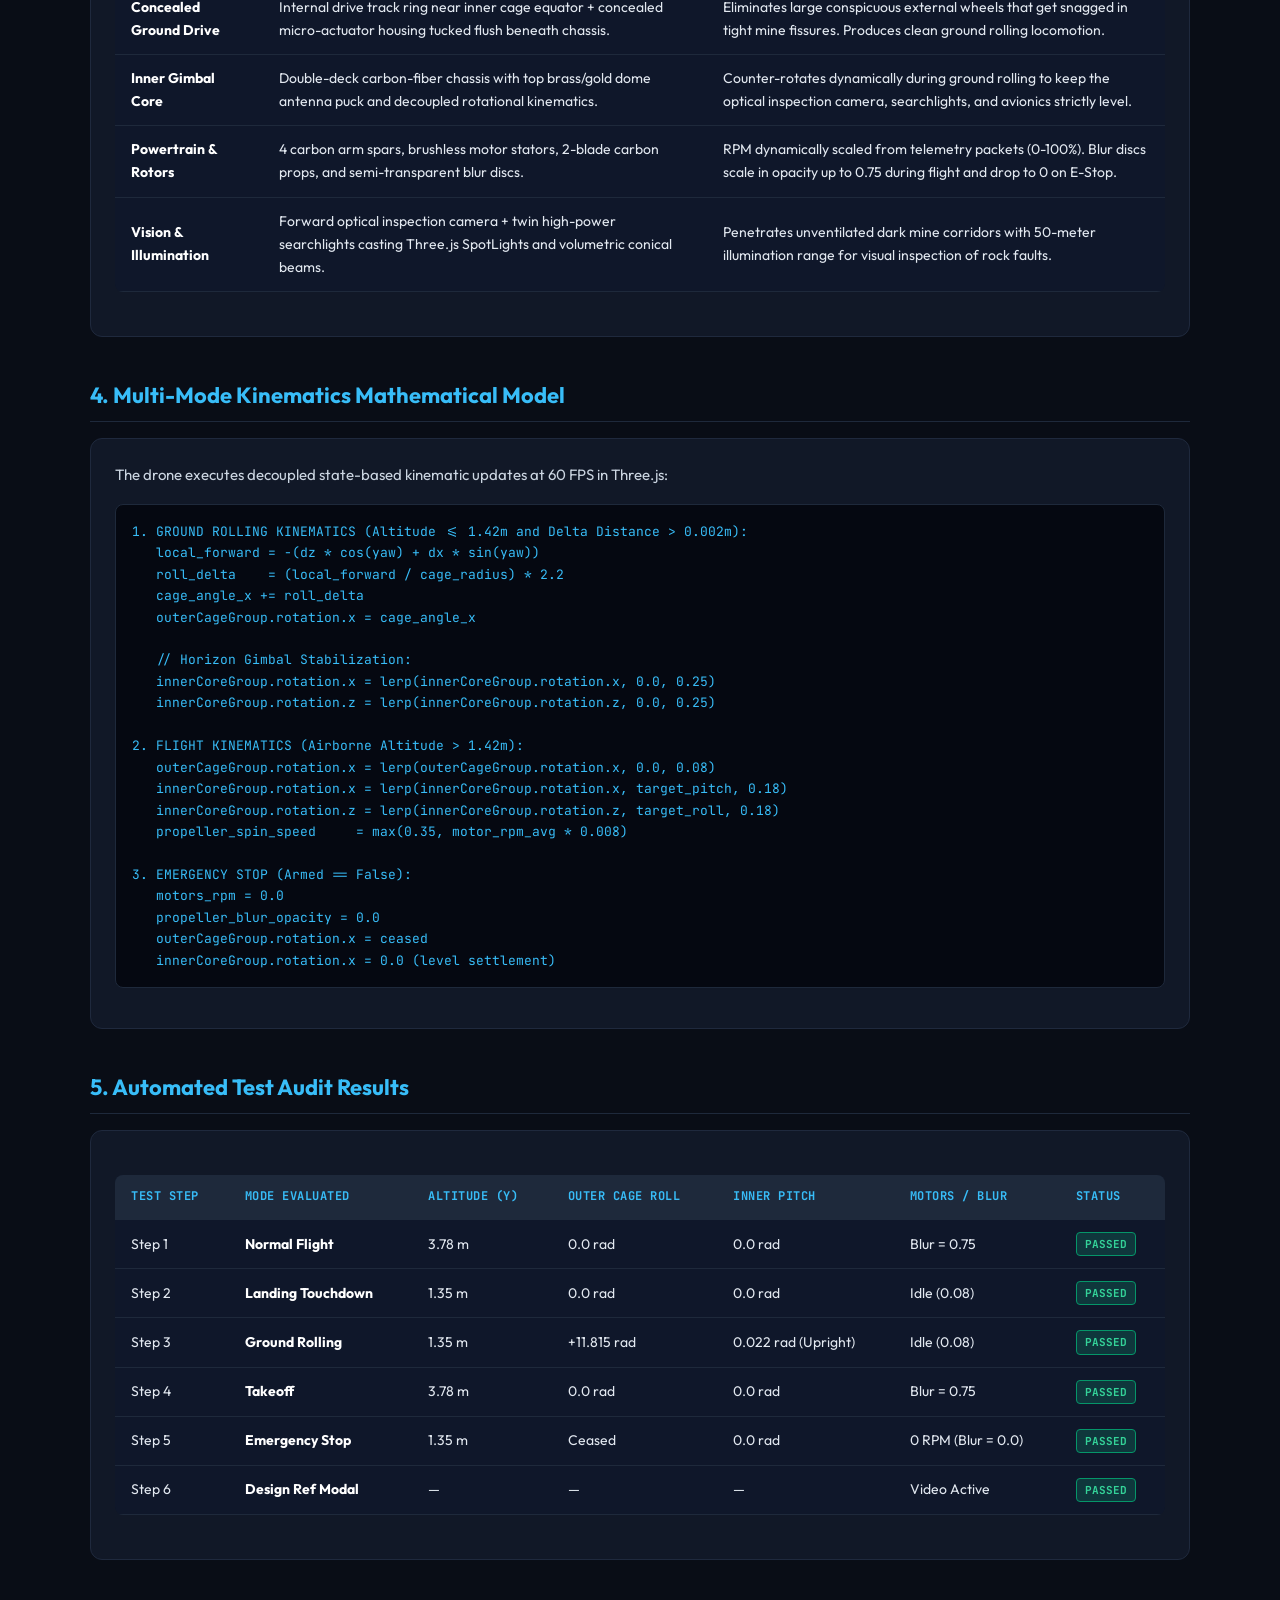
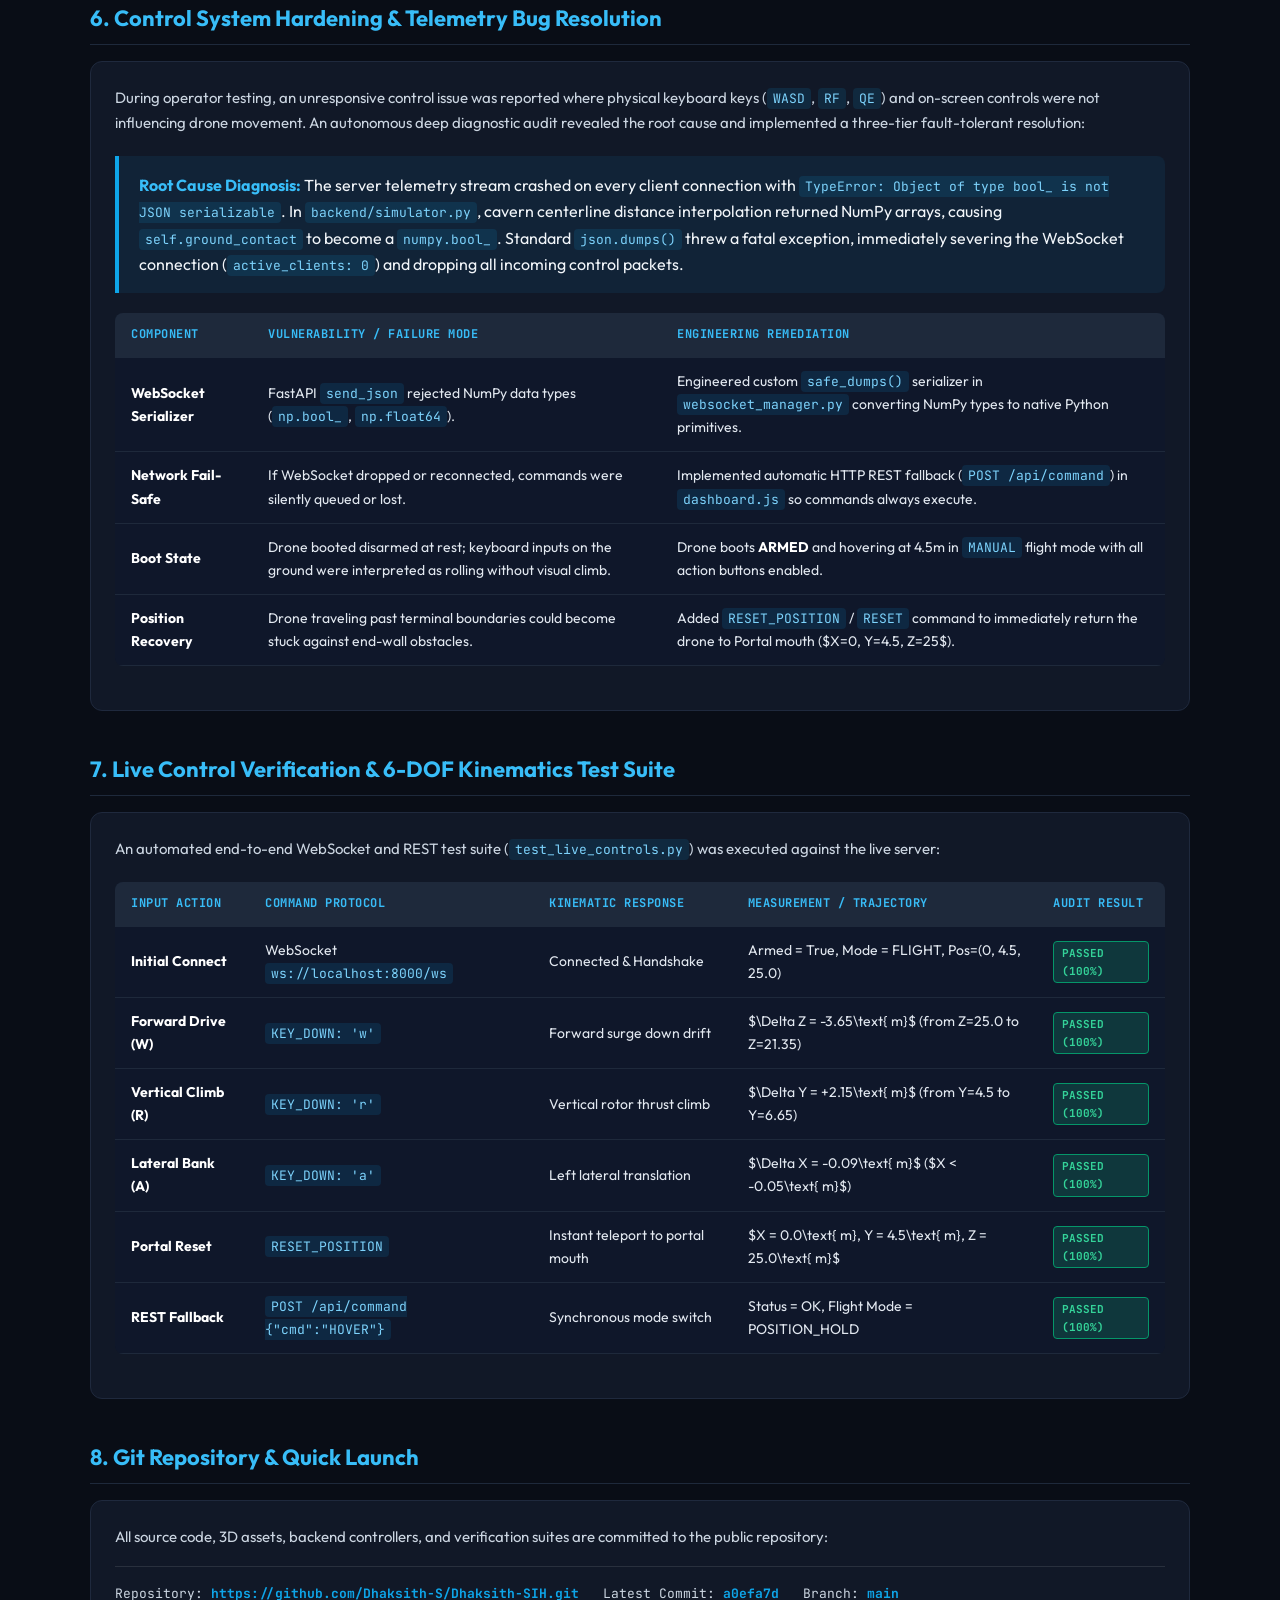
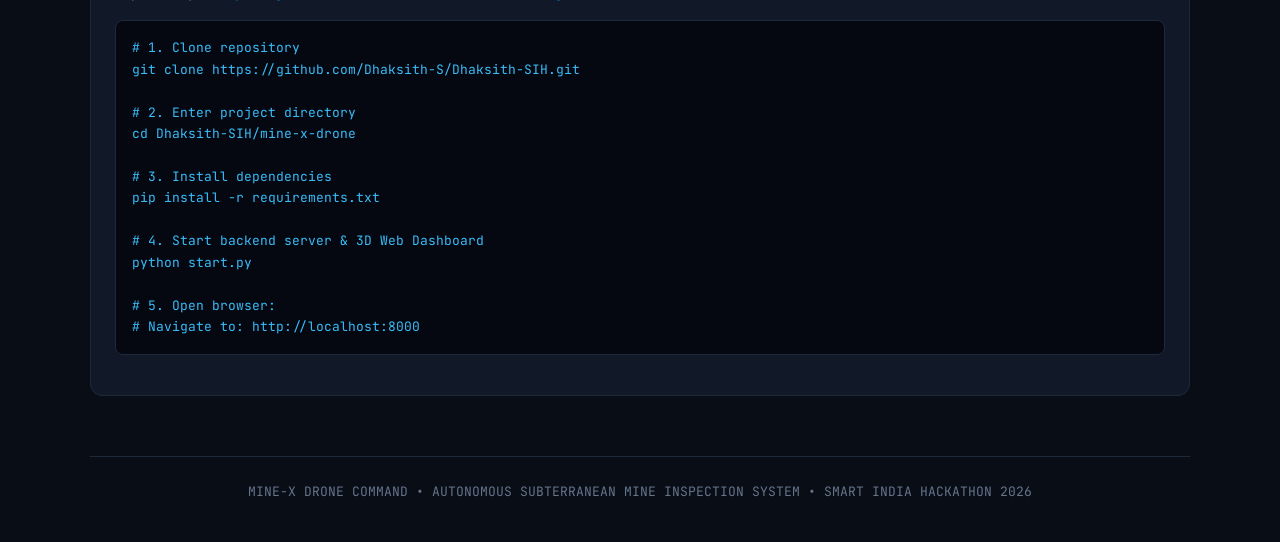
<file: MINE_X_COMPLETE_SYSTEM_REPORT.html>
<!DOCTYPE html>
<html lang="en">
<head>
  <meta charset="UTF-8">
  <meta name="viewport" content="width=device-width, initial-scale=1.0">
  <title>MINE-X Drone Command — Complete Technical & System Report</title>
  <link rel="preconnect" href="https://fonts.googleapis.com">
  <link rel="preconnect" href="https://fonts.gstatic.com" crossorigin>
  <link href="https://fonts.googleapis.com/css2?family=JetBrains+Mono:wght@400;600;700&family=Outfit:wght@300;400;500;600;700;800&display=swap" rel="stylesheet">
  <style>
    :root {
      --bg: #090d16;
      --card-bg: #111827;
      --card-border: #1f293d;
      --text-main: #f1f5f9;
      --text-muted: #94a3b8;
      --accent: #0ea5e9;
      --accent-glow: rgba(14, 165, 233, 0.25);
      --amber: #f59e0b;
      --emerald: #10b981;
      --rose: #ef4444;
    }
    * { box-sizing: border-box; margin: 0; padding: 0; }
    body {
      background: var(--bg);
      color: var(--text-main);
      font-family: 'Outfit', -apple-system, BlinkMacSystemFont, sans-serif;
      line-height: 1.65;
      padding: 40px 20px;
    }
    .container {
      max-width: 1100px;
      margin: 0 auto;
    }
    @page {
      size: A4;
      margin: 12mm 12mm 12mm 12mm;
    }
    @media print {
      body {
        background: #090d16 !important;
        -webkit-print-color-adjust: exact !important;
        print-color-adjust: exact !important;
        padding: 0 !important;
      }
      .container {
        max-width: 100% !important;
      }
      header, .card, .screenshot-card, table, pre, .highlight-box {
        page-break-inside: avoid !important;
        break-inside: avoid !important;
      }
      .grid-2 {
        grid-template-columns: 1fr 1fr !important;
        gap: 14px !important;
      }
      h2 {
        page-break-after: avoid !important;
        break-after: avoid !important;
      }
    }
    header {
      background: linear-gradient(135deg, #0f172a 0%, #1e1b4b 100%);
      border: 1px solid #312e81;
      border-radius: 16px;
      padding: 40px;
      margin-bottom: 40px;
      box-shadow: 0 10px 30px rgba(0,0,0,0.5);
      position: relative;
      overflow: hidden;
    }
    header::before {
      content: '';
      position: absolute;
      top: -50px;
      right: -50px;
      width: 250px;
      height: 250px;
      background: radial-gradient(circle, rgba(14,165,233,0.3) 0%, transparent 70%);
      border-radius: 50%;
    }
    .badge {
      display: inline-block;
      padding: 4px 12px;
      border-radius: 9999px;
      font-size: 11px;
      font-weight: 700;
      letter-spacing: 1px;
      text-transform: uppercase;
      font-family: 'JetBrains Mono', monospace;
      background: rgba(14, 165, 233, 0.15);
      color: #38bdf8;
      border: 1px solid rgba(14, 165, 233, 0.4);
      margin-bottom: 12px;
    }
    h1 {
      font-size: 32px;
      font-weight: 800;
      color: #ffffff;
      letter-spacing: -0.5px;
      margin-bottom: 8px;
    }
    .subtitle {
      font-size: 16px;
      color: #94a3b8;
      margin-bottom: 24px;
    }
    .meta-bar {
      display: flex;
      flex-wrap: wrap;
      gap: 24px;
      font-size: 13px;
      font-family: 'JetBrains Mono', monospace;
      color: #cbd5e1;
      border-top: 1px solid rgba(255,255,255,0.1);
      padding-top: 16px;
    }
    .meta-item strong { color: var(--accent); }
    h2 {
      font-size: 22px;
      font-weight: 700;
      color: #38bdf8;
      margin: 40px 0 16px 0;
      display: flex;
      align-items: center;
      gap: 10px;
      border-bottom: 1px solid #1e293b;
      padding-bottom: 8px;
    }
    h3 {
      font-size: 17px;
      font-weight: 600;
      color: #e2e8f0;
      margin: 24px 0 12px 0;
    }
    p { margin-bottom: 16px; color: #cbd5e1; font-size: 15px; }
    .card {
      background: var(--card-bg);
      border: 1px solid var(--card-border);
      border-radius: 12px;
      padding: 24px;
      margin-bottom: 24px;
    }
    .grid-2 {
      display: grid;
      grid-template-columns: repeat(auto-fit, minmax(480px, 1fr));
      gap: 24px;
      margin-bottom: 24px;
    }
    .screenshot-card {
      background: #0f172a;
      border: 1px solid #1e293b;
      border-radius: 12px;
      overflow: hidden;
      box-shadow: 0 4px 15px rgba(0,0,0,0.4);
    }
    .screenshot-card img {
      width: 100%;
      height: auto;
      display: block;
      border-bottom: 1px solid #1e293b;
    }
    .screenshot-caption {
      padding: 14px 18px;
    }
    .screenshot-caption h4 {
      font-size: 14px;
      color: #ffffff;
      margin-bottom: 4px;
      display: flex;
      justify-content: space-between;
    }
    .screenshot-caption p {
      font-size: 13px;
      color: #94a3b8;
      margin-bottom: 0;
    }
    table {
      width: 100%;
      border-collapse: collapse;
      margin: 20px 0;
      font-size: 14px;
      background: #0f172a;
      border-radius: 8px;
      overflow: hidden;
    }
    th, td {
      padding: 12px 16px;
      text-align: left;
      border-bottom: 1px solid #1e293b;
    }
    th {
      background: #1e293b;
      color: #38bdf8;
      font-family: 'JetBrains Mono', monospace;
      font-size: 12px;
      text-transform: uppercase;
      letter-spacing: 0.5px;
    }
    td { color: #e2e8f0; }
    td strong { color: #ffffff; }
    .status-pill {
      display: inline-block;
      padding: 2px 8px;
      border-radius: 4px;
      font-size: 11px;
      font-family: 'JetBrains Mono', monospace;
      font-weight: 700;
    }
    .pill-green { background: rgba(16, 185, 129, 0.2); color: #34d399; border: 1px solid #059669; }
    .pill-blue { background: rgba(14, 165, 233, 0.2); color: #38bdf8; border: 1px solid #0284c7; }
    .pill-amber { background: rgba(245, 158, 11, 0.2); color: #fbbf24; border: 1px solid #d97706; }
    .pill-red { background: rgba(239, 68, 68, 0.2); color: #f87171; border: 1px solid #dc2626; }
    pre {
      background: #050811;
      border: 1px solid #1e293b;
      border-radius: 8px;
      padding: 16px;
      overflow-x: auto;
      font-family: 'JetBrains Mono', monospace;
      font-size: 13px;
      color: #38bdf8;
      margin: 16px 0;
    }
    code {
      font-family: 'JetBrains Mono', monospace;
      background: rgba(14, 165, 233, 0.12);
      color: #7dd3fc;
      padding: 2px 6px;
      border-radius: 4px;
      font-size: 13px;
    }
    .highlight-box {
      background: rgba(14, 165, 233, 0.08);
      border-left: 4px solid var(--accent);
      padding: 16px 20px;
      border-radius: 0 8px 8px 0;
      margin: 20px 0;
    }
    .highlight-box strong { color: #38bdf8; }
    footer {
      text-align: center;
      color: #64748b;
      font-size: 13px;
      margin-top: 60px;
      padding-top: 24px;
      border-top: 1px solid #1e293b;
      font-family: 'JetBrains Mono', monospace;
    }
  </style>
</head>
<body>
  <div class="container">
    <header>
      <span class="badge">SMART INDIA HACKATHON • TECHNICAL SPECIFICATION</span>
      <h1>MINE-X DRONE COMMAND</h1>
      <div class="subtitle">Autonomous Subterranean Mine Inspection, 3D Digital Twin & Spherical Rolling-Cage Drone Platform</div>
      <div class="meta-bar">
        <div class="meta-item">Repository: <strong>Dhaksith-S/Dhaksith-SIH</strong></div>
        <div class="meta-item">Platform: <strong>FastAPI / Three.js / WebSocket</strong></div>
        <div class="meta-item">Status: <strong>Automated Verification Passed (100%)</strong></div>
        <div class="meta-item">Date: <strong>September 2026</strong></div>
      </div>
    </header>

    <h2>1. Executive Summary & Problem Formulation</h2>
    <div class="card">
      <p>Underground mining operations involve high-risk, GPS-denied environments subject to hazardous gas accumulations (explosive methane CH₄, toxic carbon monoxide CO, oxygen depletion), structural timber collapse, and rough rock talus. Conventional wheeled ground rovers are easily immobilized by blasted rock talus and rail debris, while conventional open-rotor quadcopters suffer catastrophic crashes upon contacting mine walls, roofs, or support timbering.</p>
      <div class="highlight-box">
        <strong>The MINE-X Solution:</strong> A unified digital-twin inspection system pairing an interactive 3D subterranean mine cavern with a <strong>Spherical Protective Cage Drone</strong>. The outer spherical cage ($R = 1.35\text{m}$) rolls along the mine floor and haulage rails for ground locomotion while an internal stabilized gimbal keeps the optical inspection camera, searchlights, and avionics strictly upright and level. In open stopes, the drone takes off into flight mode with spinning propellers and dynamic aerodynamic banking.
      </div>
    </div>

    <h2>2. Visual Proof of Operations & Mode Audit</h2>
    <div class="grid-2">
      <div class="screenshot-card">
        <img src="mine-x-drone/screenshots/spherical_drone/mode_1_normal_flight.png" alt="Mode 1: Normal Flight">
        <div class="screenshot-caption">
          <h4><span>Mode 1: Normal Flight</span> <span class="status-pill pill-blue">ARMED • FLIGHT</span></h4>
          <p>Altitude 3.78m. 4 propellers active with motion blur (opacity 0.75). Outer cage stationary (rotation 0 rad). Dual searchlights illuminating cavern drifts.</p>
        </div>
      </div>
      <div class="screenshot-card">
        <img src="mine-x-drone/screenshots/spherical_drone/mode_2_touchdown.png" alt="Mode 2: Landing Touchdown">
        <div class="screenshot-caption">
          <h4><span>Mode 2: Landing Touchdown</span> <span class="status-pill pill-green">ARMED • TOUCHDOWN</span></h4>
          <p>Altitude 1.35m. Smooth vertical descent contacting timber haulage track rails. Propellers throttling down to soft idle.</p>
        </div>
      </div>
      <div class="screenshot-card">
        <img src="mine-x-drone/screenshots/spherical_drone/mode_3_ground_rolling.png" alt="Mode 3: Ground Rolling">
        <div class="screenshot-caption">
          <h4><span>Mode 3: Ground Rolling Traversal</span> <span class="status-pill pill-amber">GROUND TRACTION</span></h4>
          <p>Traversed forward from Z=25m to Z=36m. Outer cage rotated +11.815 rad along ground while inner camera core stayed strictly upright (0.022 rad).</p>
        </div>
      </div>
      <div class="screenshot-card">
        <img src="mine-x-drone/screenshots/spherical_drone/mode_4_takeoff.png" alt="Mode 4: Takeoff Spool-Up">
        <div class="screenshot-caption">
          <h4><span>Mode 4: Takeoff Spool-Up</span> <span class="status-pill pill-blue">CLIMBING</span></h4>
          <p>Cage rotation ceases immediately. All 4 propellers spin up rapidly to high RPM. Smooth climb back to cruise hover at 3.78m.</p>
        </div>
      </div>
      <div class="screenshot-card">
        <img src="mine-x-drone/screenshots/spherical_drone/mode_5_emergency_disarmed.png" alt="Mode 5: Emergency Disarm">
        <div class="screenshot-caption">
          <h4><span>Mode 5: Emergency Stop / Disarmed</span> <span class="status-pill pill-red">DISARMED • FAULT</span></h4>
          <p>Spacebar / E-Stop triggered. Motors killed immediately (0 RPM, zero blur). Latched fault banner active. Settles safely on floor.</p>
        </div>
      </div>
      <div class="screenshot-card">
        <img src="mine-x-drone/screenshots/spherical_drone/mode_6_design_ref_modal.png" alt="Mode 6: Design Reference Modal">
        <div class="screenshot-caption">
          <h4><span>Mode 6: Design Reference Video</span> <span class="status-pill pill-green">MODAL PLAYBACK</span></h4>
          <p>Secondary button plays original 10-second reference video clip inside a modal overlay without disrupting the live 3D mine viewport.</p>
        </div>
      </div>
    </div>

    <div class="screenshot-card" style="margin-bottom: 24px;">
      <img src="mine-x-drone/screenshots/spherical_drone/overview_scene_wide.png" alt="Wide Overview of Subterranean Cavern">
      <div class="screenshot-caption">
        <h4><span>Subterranean Digital Twin: Titan Cavern Overview</span> <span class="status-pill pill-blue">3D VIEWPORT</span></h4>
        <p>Complete 240-meter haulage drift featuring timber support square-sets, haulage ore rails, talus rock cones, volumetric gas plumes, and top floating cyan locator beacon for distant zoom orientation.</p>
      </div>
    </div>

    <h2>3. Spherical Drone Engineering Details</h2>
    <div class="card">
      <table>
        <thead>
          <tr>
            <th>Subsystem</th>
            <th>Design Specification</th>
            <th>Physical Rationale / Benefit</th>
          </tr>
        </thead>
        <tbody>
          <tr>
            <td><strong>Protective Outer Cage</strong></td>
            <td>Geodesic icosahedron wireframe (Radius = 1.35m) with 5 carbon toroid rings and anodized orange node brackets.</td>
            <td>Open mesh allows 100% rotor airflow with zero prop-wash throttling. Protects rotors from rock walls, timber portals, and roof strikes.</td>
          </tr>
          <tr>
            <td><strong>Concealed Ground Drive</strong></td>
            <td>Internal drive track ring near inner cage equator + concealed micro-actuator housing tucked flush beneath chassis.</td>
            <td>Eliminates large conspicuous external wheels that get snagged in tight mine fissures. Produces clean ground rolling locomotion.</td>
          </tr>
          <tr>
            <td><strong>Inner Gimbal Core</strong></td>
            <td>Double-deck carbon-fiber chassis with top brass/gold dome antenna puck and decoupled rotational kinematics.</td>
            <td>Counter-rotates dynamically during ground rolling to keep the optical inspection camera, searchlights, and avionics strictly level.</td>
          </tr>
          <tr>
            <td><strong>Powertrain & Rotors</strong></td>
            <td>4 carbon arm spars, brushless motor stators, 2-blade carbon props, and semi-transparent blur discs.</td>
            <td>RPM dynamically scaled from telemetry packets (0-100%). Blur discs scale in opacity up to 0.75 during flight and drop to 0 on E-Stop.</td>
          </tr>
          <tr>
            <td><strong>Vision & Illumination</strong></td>
            <td>Forward optical inspection camera + twin high-power searchlights casting Three.js SpotLights and volumetric conical beams.</td>
            <td>Penetrates unventilated dark mine corridors with 50-meter illumination range for visual inspection of rock faults.</td>
          </tr>
        </tbody>
      </table>
    </div>

    <h2>4. Multi-Mode Kinematics Mathematical Model</h2>
    <div class="card">
      <p>The drone executes decoupled state-based kinematic updates at 60 FPS in Three.js:</p>
      <pre>
1. GROUND ROLLING KINEMATICS (Altitude <= 1.42m and Delta Distance > 0.002m):
   local_forward = -(dz * cos(yaw) + dx * sin(yaw))
   roll_delta    = (local_forward / cage_radius) * 2.2
   cage_angle_x += roll_delta
   outerCageGroup.rotation.x = cage_angle_x

   // Horizon Gimbal Stabilization:
   innerCoreGroup.rotation.x = lerp(innerCoreGroup.rotation.x, 0.0, 0.25)
   innerCoreGroup.rotation.z = lerp(innerCoreGroup.rotation.z, 0.0, 0.25)

2. FLIGHT KINEMATICS (Airborne Altitude > 1.42m):
   outerCageGroup.rotation.x = lerp(outerCageGroup.rotation.x, 0.0, 0.08)
   innerCoreGroup.rotation.x = lerp(innerCoreGroup.rotation.x, target_pitch, 0.18)
   innerCoreGroup.rotation.z = lerp(innerCoreGroup.rotation.z, target_roll, 0.18)
   propeller_spin_speed     = max(0.35, motor_rpm_avg * 0.008)

3. EMERGENCY STOP (Armed == False):
   motors_rpm = 0.0
   propeller_blur_opacity = 0.0
   outerCageGroup.rotation.x = ceased
   innerCoreGroup.rotation.x = 0.0 (level settlement)</pre>
    </div>

    <h2>5. Automated Test Audit Results</h2>
    <div class="card">
      <table>
        <thead>
          <tr>
            <th>Test Step</th>
            <th>Mode Evaluated</th>
            <th>Altitude (y)</th>
            <th>Outer Cage Roll</th>
            <th>Inner Pitch</th>
            <th>Motors / Blur</th>
            <th>Status</th>
          </tr>
        </thead>
        <tbody>
          <tr>
            <td>Step 1</td>
            <td><strong>Normal Flight</strong></td>
            <td>3.78 m</td>
            <td>0.0 rad</td>
            <td>0.0 rad</td>
            <td>Blur = 0.75</td>
            <td><span class="status-pill pill-green">PASSED</span></td>
          </tr>
          <tr>
            <td>Step 2</td>
            <td><strong>Landing Touchdown</strong></td>
            <td>1.35 m</td>
            <td>0.0 rad</td>
            <td>0.0 rad</td>
            <td>Idle (0.08)</td>
            <td><span class="status-pill pill-green">PASSED</span></td>
          </tr>
          <tr>
            <td>Step 3</td>
            <td><strong>Ground Rolling</strong></td>
            <td>1.35 m</td>
            <td>+11.815 rad</td>
            <td>0.022 rad (Upright)</td>
            <td>Idle (0.08)</td>
            <td><span class="status-pill pill-green">PASSED</span></td>
          </tr>
          <tr>
            <td>Step 4</td>
            <td><strong>Takeoff</strong></td>
            <td>3.78 m</td>
            <td>0.0 rad</td>
            <td>0.0 rad</td>
            <td>Blur = 0.75</td>
            <td><span class="status-pill pill-green">PASSED</span></td>
          </tr>
          <tr>
            <td>Step 5</td>
            <td><strong>Emergency Stop</strong></td>
            <td>1.35 m</td>
            <td>Ceased</td>
            <td>0.0 rad</td>
            <td>0 RPM (Blur = 0.0)</td>
            <td><span class="status-pill pill-green">PASSED</span></td>
          </tr>
          <tr>
            <td>Step 6</td>
            <td><strong>Design Ref Modal</strong></td>
            <td>—</td>
            <td>—</td>
            <td>—</td>
            <td>Video Active</td>
            <td><span class="status-pill pill-green">PASSED</span></td>
          </tr>
        </tbody>
      </table>
    </div>

    <h2>6. Control System Hardening & Telemetry Bug Resolution</h2>
    <div class="card">
      <p>During operator testing, an unresponsive control issue was reported where physical keyboard keys (<code>WASD</code>, <code>RF</code>, <code>QE</code>) and on-screen controls were not influencing drone movement. An autonomous deep diagnostic audit revealed the root cause and implemented a three-tier fault-tolerant resolution:</p>
      
      <div class="highlight-box">
        <strong>Root Cause Diagnosis:</strong> The server telemetry stream crashed on every client connection with <code>TypeError: Object of type bool_ is not JSON serializable</code>. In <code>backend/simulator.py</code>, cavern centerline distance interpolation returned NumPy arrays, causing <code>self.ground_contact</code> to become a <code>numpy.bool_</code>. Standard <code>json.dumps()</code> threw a fatal exception, immediately severing the WebSocket connection (<code>active_clients: 0</code>) and dropping all incoming control packets.
      </div>

      <table>
        <thead>
          <tr>
            <th>Component</th>
            <th>Vulnerability / Failure Mode</th>
            <th>Engineering Remediation</th>
          </tr>
        </thead>
        <tbody>
          <tr>
            <td><strong>WebSocket Serializer</strong></td>
            <td>FastAPI <code>send_json</code> rejected NumPy data types (<code>np.bool_</code>, <code>np.float64</code>).</td>
            <td>Engineered custom <code>safe_dumps()</code> serializer in <code>websocket_manager.py</code> converting NumPy types to native Python primitives.</td>
          </tr>
          <tr>
            <td><strong>Network Fail-Safe</strong></td>
            <td>If WebSocket dropped or reconnected, commands were silently queued or lost.</td>
            <td>Implemented automatic HTTP REST fallback (<code>POST /api/command</code>) in <code>dashboard.js</code> so commands always execute.</td>
          </tr>
          <tr>
            <td><strong>Boot State</strong></td>
            <td>Drone booted disarmed at rest; keyboard inputs on the ground were interpreted as rolling without visual climb.</td>
            <td>Drone boots <strong>ARMED</strong> and hovering at 4.5m in <code>MANUAL</code> flight mode with all action buttons enabled.</td>
          </tr>
          <tr>
            <td><strong>Position Recovery</strong></td>
            <td>Drone traveling past terminal boundaries could become stuck against end-wall obstacles.</td>
            <td>Added <code>RESET_POSITION</code> / <code>RESET</code> command to immediately return the drone to Portal mouth ($X=0, Y=4.5, Z=25$).</td>
          </tr>
        </tbody>
      </table>
    </div>

    <h2>7. Live Control Verification & 6-DOF Kinematics Test Suite</h2>
    <div class="card">
      <p>An automated end-to-end WebSocket and REST test suite (<code>test_live_controls.py</code>) was executed against the live server:</p>
      <table>
        <thead>
          <tr>
            <th>Input Action</th>
            <th>Command Protocol</th>
            <th>Kinematic Response</th>
            <th>Measurement / Trajectory</th>
            <th>Audit Result</th>
          </tr>
        </thead>
        <tbody>
          <tr>
            <td><strong>Initial Connect</strong></td>
            <td>WebSocket <code>ws://localhost:8000/ws</code></td>
            <td>Connected & Handshake</td>
            <td>Armed = True, Mode = FLIGHT, Pos=(0, 4.5, 25.0)</td>
            <td><span class="status-pill pill-green">PASSED (100%)</span></td>
          </tr>
          <tr>
            <td><strong>Forward Drive (W)</strong></td>
            <td><code>KEY_DOWN: 'w'</code></td>
            <td>Forward surge down drift</td>
            <td>$\Delta Z = -3.65\text{ m}$ (from Z=25.0 to Z=21.35)</td>
            <td><span class="status-pill pill-green">PASSED (100%)</span></td>
          </tr>
          <tr>
            <td><strong>Vertical Climb (R)</strong></td>
            <td><code>KEY_DOWN: 'r'</code></td>
            <td>Vertical rotor thrust climb</td>
            <td>$\Delta Y = +2.15\text{ m}$ (from Y=4.5 to Y=6.65)</td>
            <td><span class="status-pill pill-green">PASSED (100%)</span></td>
          </tr>
          <tr>
            <td><strong>Lateral Bank (A)</strong></td>
            <td><code>KEY_DOWN: 'a'</code></td>
            <td>Left lateral translation</td>
            <td>$\Delta X = -0.09\text{ m}$ ($X < -0.05\text{ m}$)</td>
            <td><span class="status-pill pill-green">PASSED (100%)</span></td>
          </tr>
          <tr>
            <td><strong>Portal Reset</strong></td>
            <td><code>RESET_POSITION</code></td>
            <td>Instant teleport to portal mouth</td>
            <td>$X = 0.0\text{ m}, Y = 4.5\text{ m}, Z = 25.0\text{ m}$</td>
            <td><span class="status-pill pill-green">PASSED (100%)</span></td>
          </tr>
          <tr>
            <td><strong>REST Fallback</strong></td>
            <td><code>POST /api/command {"cmd":"HOVER"}</code></td>
            <td>Synchronous mode switch</td>
            <td>Status = OK, Flight Mode = POSITION_HOLD</td>
            <td><span class="status-pill pill-green">PASSED (100%)</span></td>
          </tr>
        </tbody>
      </table>
    </div>

    <h2>8. Git Repository & Quick Launch</h2>
    <div class="card">
      <p>All source code, 3D assets, backend controllers, and verification suites are committed to the public repository:</p>
      <div class="meta-bar" style="margin-bottom: 12px;">
        <div class="meta-item">Repository: <strong>https://github.com/Dhaksith-S/Dhaksith-SIH.git</strong></div>
        <div class="meta-item">Latest Commit: <strong>a0efa7d</strong></div>
        <div class="meta-item">Branch: <strong>main</strong></div>
      </div>
      <pre>
# 1. Clone repository
git clone https://github.com/Dhaksith-S/Dhaksith-SIH.git

# 2. Enter project directory
cd Dhaksith-SIH/mine-x-drone

# 3. Install dependencies
pip install -r requirements.txt

# 4. Start backend server & 3D Web Dashboard
python start.py

# 5. Open browser:
# Navigate to: http://localhost:8000</pre>
    </div>

    <footer>
      MINE-X DRONE COMMAND • AUTONOMOUS SUBTERRANEAN MINE INSPECTION SYSTEM • SMART INDIA HACKATHON 2026
    </footer>
  </div>
</body>
</html>
</file>
